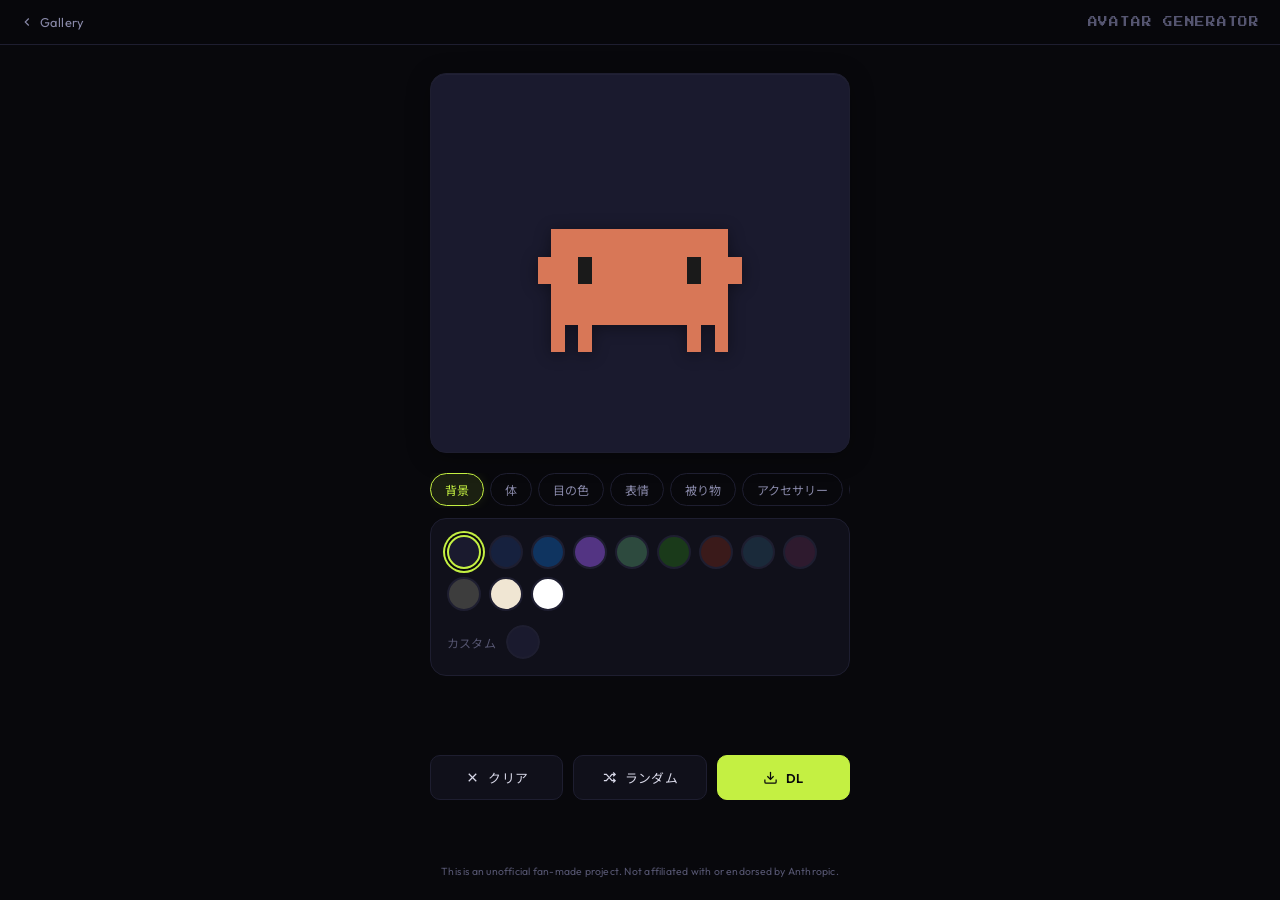
<file: avatar-generator/index.html>
<!DOCTYPE html>
<html lang="ja">
<head>
<meta charset="UTF-8">
<meta name="viewport" content="width=device-width,initial-scale=1,maximum-scale=1,user-scalable=no">
<title>Avatar Generator</title>
<link rel="preconnect" href="https://fonts.googleapis.com">
<link rel="preconnect" href="https://fonts.gstatic.com" crossorigin>
<link href="https://fonts.googleapis.com/css2?family=Outfit:wght@300;400;600&family=Noto+Sans+JP:wght@400;600&family=Press+Start+2P&display=swap" rel="stylesheet">
<link rel="stylesheet" href="./assets/css/avatar.css">
</head>
<body>

<header class="header">
  <a href="../" class="header__back">
    <svg viewBox="0 0 24 24"><path d="M15 18l-6-6 6-6"/></svg>
    Gallery
  </a>
  <span class="header__title">AVATAR GENERATOR</span>
</header>

<main class="main">
  <!-- プレビュー -->
  <div class="preview" id="preview"></div>

  <!-- カスタマイズパネル -->
  <div class="panel">
    <div class="panel__tabs" id="panel-tabs"></div>
    <div class="panel__options" id="panel-options"></div>
  </div>

  <!-- アクションボタン -->
  <div class="actions">
    <button class="btn" id="btn-clear">
      <svg width="15" height="15" viewBox="0 0 24 24" fill="none" stroke="currentColor" stroke-width="2"><path d="M18 6L6 18"/><path d="M6 6l12 12"/></svg>
      クリア
    </button>
    <button class="btn" id="btn-random">
      <svg width="15" height="15" viewBox="0 0 24 24" fill="none" stroke="currentColor" stroke-width="2"><path d="M18 4l3 3-3 3"/><path d="M18 20l3-3-3-3"/><path d="M3 7h4l9 10h5"/><path d="M21 7h-5l-3.5 4"/><path d="M3 17h4l3.5-4"/></svg>
      ランダム
    </button>
    <button class="btn btn--primary" id="btn-download">
      <svg width="15" height="15" viewBox="0 0 24 24" fill="none" stroke="currentColor" stroke-width="2"><path d="M21 15v4a2 2 0 01-2 2H5a2 2 0 01-2-2v-4"/><polyline points="7 10 12 15 17 10"/><line x1="12" y1="15" x2="12" y2="3"/></svg>
      DL
    </button>
  </div>
</main>

<footer class="disclaimer">
  This is an unofficial fan-made project. Not affiliated with or endorsed by Anthropic.
</footer>

<script src="./assets/js/avatar.js"></script>
</body>
</html>
</file>
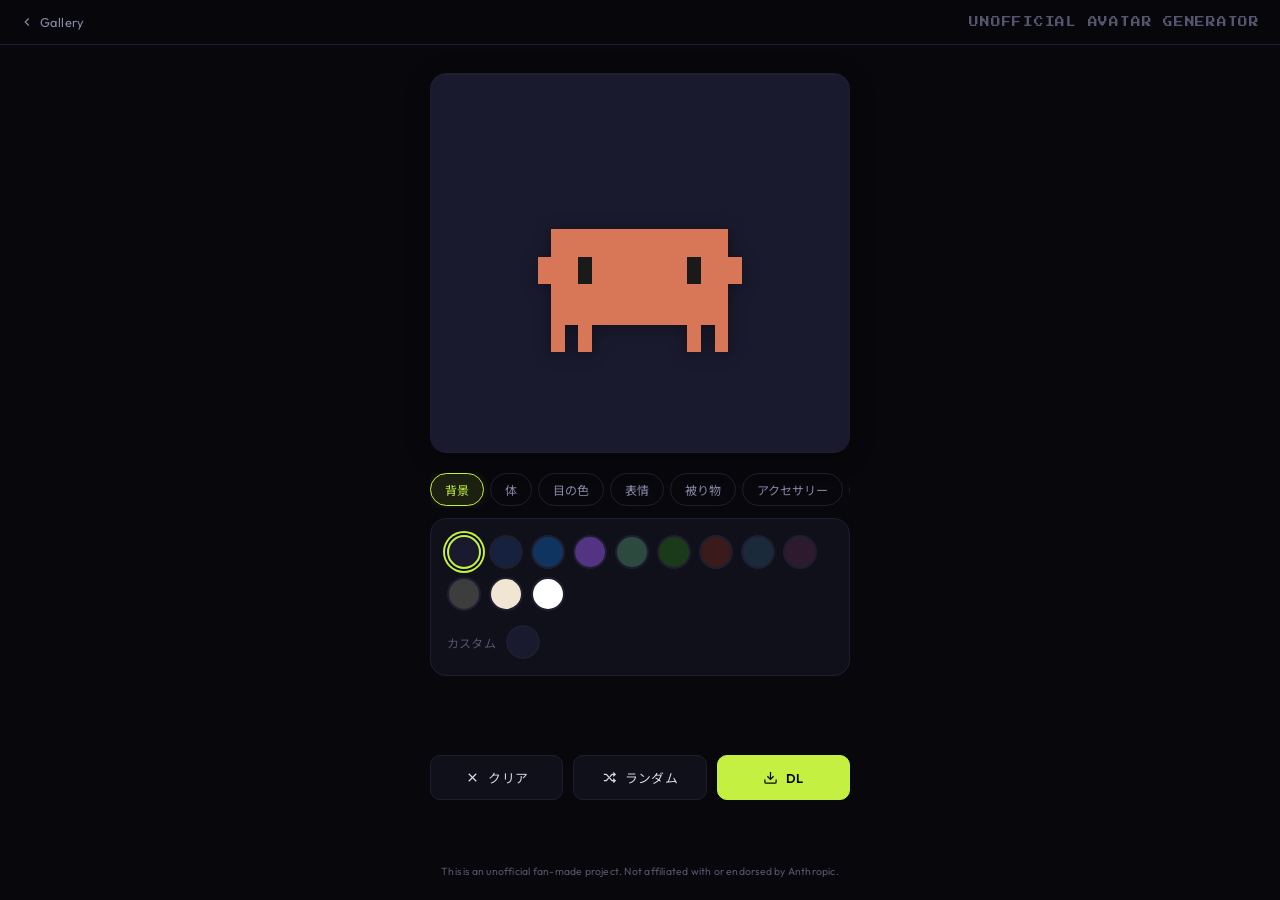
<file: claude-avatar/index.html>
<!DOCTYPE html>
<html lang="ja">
<head>
<meta charset="UTF-8">
<meta name="viewport" content="width=device-width,initial-scale=1,maximum-scale=1,user-scalable=no">
<title>Unofficial Avatar Generator</title>
<link rel="preconnect" href="https://fonts.googleapis.com">
<link rel="preconnect" href="https://fonts.gstatic.com" crossorigin>
<link href="https://fonts.googleapis.com/css2?family=Outfit:wght@300;400;600&family=Noto+Sans+JP:wght@400;600&family=Press+Start+2P&display=swap" rel="stylesheet">
<link rel="stylesheet" href="./assets/css/avatar.css">
</head>
<body>

<header class="header">
  <a href="../" class="header__back">
    <svg viewBox="0 0 24 24"><path d="M15 18l-6-6 6-6"/></svg>
    Gallery
  </a>
  <span class="header__title">UNOFFICIAL AVATAR GENERATOR</span>
</header>

<main class="main">
  <!-- プレビュー -->
  <div class="preview" id="preview"></div>

  <!-- カスタマイズパネル -->
  <div class="panel">
    <div class="panel__tabs" id="panel-tabs"></div>
    <div class="panel__options" id="panel-options"></div>
  </div>

  <!-- アクションボタン -->
  <div class="actions">
    <button class="btn" id="btn-clear">
      <svg width="15" height="15" viewBox="0 0 24 24" fill="none" stroke="currentColor" stroke-width="2"><path d="M18 6L6 18"/><path d="M6 6l12 12"/></svg>
      クリア
    </button>
    <button class="btn" id="btn-random">
      <svg width="15" height="15" viewBox="0 0 24 24" fill="none" stroke="currentColor" stroke-width="2"><path d="M18 4l3 3-3 3"/><path d="M18 20l3-3-3-3"/><path d="M3 7h4l9 10h5"/><path d="M21 7h-5l-3.5 4"/><path d="M3 17h4l3.5-4"/></svg>
      ランダム
    </button>
    <button class="btn btn--primary" id="btn-download">
      <svg width="15" height="15" viewBox="0 0 24 24" fill="none" stroke="currentColor" stroke-width="2"><path d="M21 15v4a2 2 0 01-2 2H5a2 2 0 01-2-2v-4"/><polyline points="7 10 12 15 17 10"/><line x1="12" y1="15" x2="12" y2="3"/></svg>
      DL
    </button>
  </div>
</main>

<footer class="disclaimer">
  This is an unofficial fan-made project. Not affiliated with or endorsed by Anthropic.
</footer>

<script src="./assets/js/avatar.js"></script>
</body>
</html>
</file>
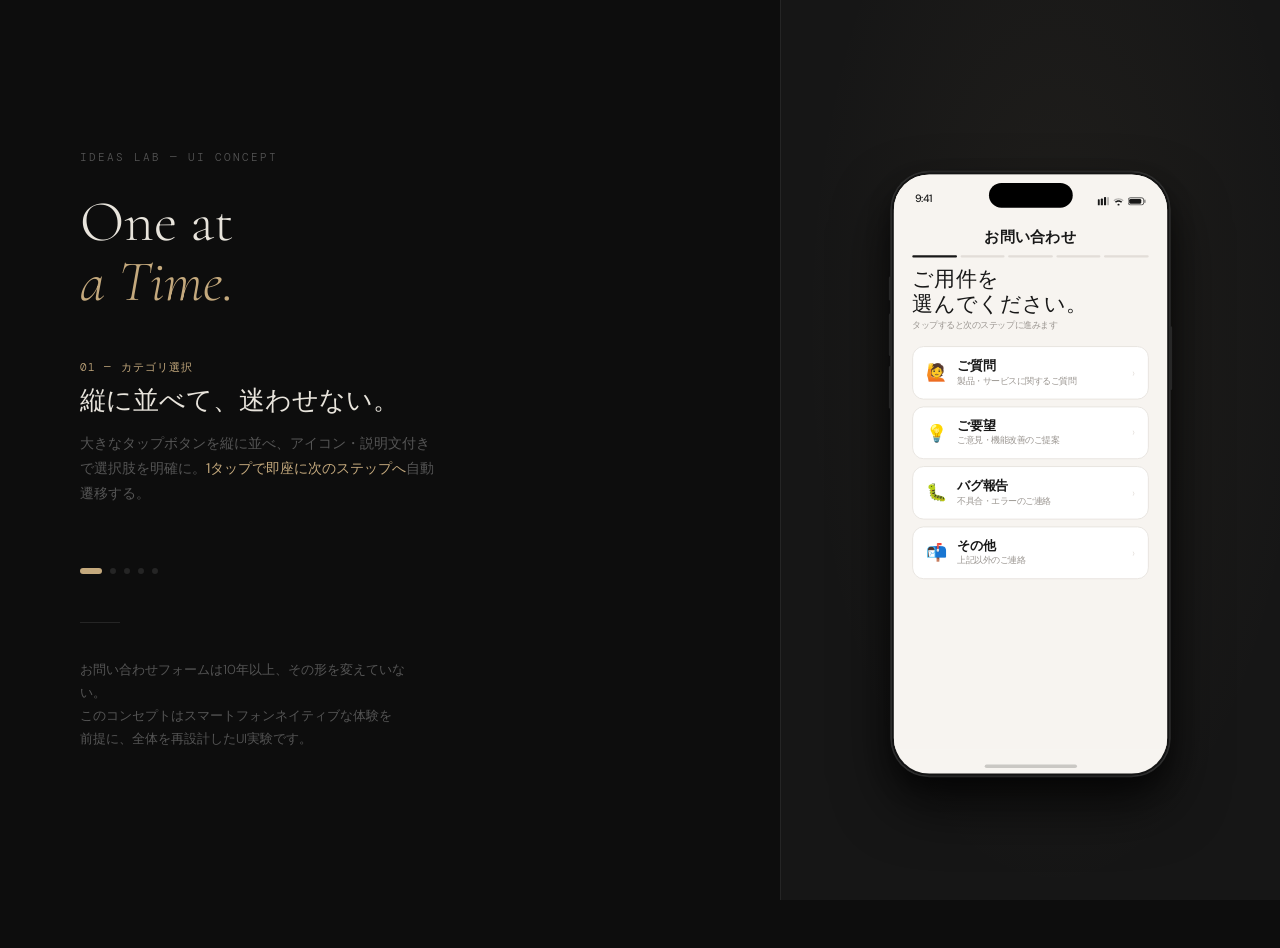
<file: contact-form-concept/index.html>
<!DOCTYPE html>
<html lang="ja">
<head>
<meta charset="UTF-8">
<meta name="viewport" content="width=device-width, initial-scale=1.0">
<title>One at a Time — Contact Form UI Concept</title>
<link rel="preconnect" href="https://fonts.googleapis.com">
<link rel="preconnect" href="https://fonts.gstatic.com" crossorigin>
<link href="https://fonts.googleapis.com/css2?family=Cormorant+Garamond:ital,wght@0,300;0,400;0,600;1,300;1,400&family=DM+Sans:wght@300;400;500&family=DM+Mono:wght@300;400;500&display=swap" rel="stylesheet">
<style>
*, *::before, *::after { box-sizing: border-box; margin: 0; padding: 0; }

:root {
  --bg: #0d0d0d;
  --surface: #161616;
  --border: #252525;
  --text: #e8e4dc;
  --muted: #555;
  --accent: #c4a97d;
  --form-bg: #f7f4f0;
  --form-text: #181818;
  --form-muted: #9a9590;
  --form-border: #e2ddd8;
  --form-chip: #eceae6;
  --phone-frame: #141414;
}

html, body { height: 100%; background: var(--bg); color: var(--text); font-family: 'DM Sans', sans-serif; font-weight: 300; overflow-x: hidden; }

.pc-wrapper { display: grid; grid-template-columns: 1fr 500px; min-height: 100vh; }

/* ── LEFT ── */
.left-panel { padding: 80px 56px 80px 80px; display: flex; flex-direction: column; justify-content: center; position: sticky; top: 0; height: 100vh; overflow: hidden; }
.label { font-family: 'DM Mono', monospace; font-size: 11px; letter-spacing: .18em; color: var(--muted); text-transform: uppercase; margin-bottom: 28px; }
.main-title { font-family: 'Cormorant Garamond', serif; font-size: clamp(48px, 4.5vw, 76px); font-weight: 300; line-height: 1.05; color: var(--text); margin-bottom: 48px; }
.main-title em { font-style: italic; color: var(--accent); }
.step-desc { position: relative; min-height: 160px; }
.step-item { position: absolute; top: 0; left: 0; opacity: 0; transform: translateY(10px); transition: opacity .45s, transform .45s; pointer-events: none; }
.step-item.active { opacity: 1; transform: translateY(0); pointer-events: auto; }
.step-num { font-family: 'DM Mono', monospace; font-size: 11px; color: var(--accent); letter-spacing: .1em; margin-bottom: 10px; }
.step-title { font-family: 'Cormorant Garamond', serif; font-size: 26px; font-weight: 400; color: var(--text); margin-bottom: 14px; line-height: 1.2; }
.step-body { font-size: 14px; line-height: 1.8; color: var(--muted); max-width: 360px; }
.step-body strong { color: var(--accent); font-weight: 400; }
.progress-dots { display: flex; gap: 8px; margin-top: 48px; }
.pdot { width: 6px; height: 6px; border-radius: 50%; background: var(--border); transition: all .4s; }
.pdot.active { background: var(--accent); width: 22px; border-radius: 3px; }
.divider { width: 40px; height: 1px; background: var(--border); margin: 48px 0 36px; }
.footnote { font-size: 13px; color: var(--muted); line-height: 1.75; max-width: 340px; }

/* ── RIGHT ── */
.right-panel { background: var(--surface); border-left: 1px solid var(--border); display: flex; align-items: center; justify-content: center; padding: 48px 36px; min-height: 100vh; position: relative; }
.right-panel::before { content: ''; position: absolute; inset: 0; background: radial-gradient(ellipse at 55% 35%, rgba(196,169,125,.06) 0%, transparent 65%); pointer-events: none; }

/* ── iPHONE ── */
.phone-scale { transform: scale(0.71); transform-origin: center; }
.iphone { width: 393px; height: 852px; background: var(--phone-frame); border-radius: 54px; padding: 4px; position: relative; box-shadow: 0 0 0 1px #2e2e2e, 0 40px 80px rgba(0,0,0,.65), 0 16px 32px rgba(0,0,0,.4), inset 0 0 0 1px #363636; }
.btn-silent, .btn-vol-up, .btn-vol-down, .btn-power { position: absolute; background: #272727; border-radius: 3px; }
.btn-silent { left:-3px; top:148px; width:4px; height:34px; }
.btn-vol-up { left:-3px; top:200px; width:4px; height:60px; }
.btn-vol-down { left:-3px; top:274px; width:4px; height:60px; }
.btn-power { right:-3px; top:218px; width:4px; height:90px; }
.iphone-screen { width: 100%; height: 100%; background: var(--form-bg); border-radius: 50px; overflow: hidden; position: relative; }
.dynamic-island { position: absolute; top: 12px; left: 50%; transform: translateX(-50%); width: 118px; height: 35px; background: #000; border-radius: 20px; z-index: 100; }
.status-bar { position: absolute; top: 0; left: 0; right: 0; height: 54px; display: flex; align-items: flex-end; padding: 0 30px 10px; justify-content: space-between; z-index: 99; background: var(--form-bg); }
.status-time { font-size: 15px; font-weight: 500; color: var(--form-text); letter-spacing: -.02em; }
.status-icons { display: flex; align-items: center; gap: 6px; }
.status-icons svg { fill: var(--form-text); }
.home-bar { position: absolute; bottom: 8px; left: 50%; transform: translateX(-50%); width: 130px; height: 5px; background: rgba(0,0,0,.18); border-radius: 3px; z-index: 100; }

/* ── FORM APP ── */
.form-app { position: absolute; top: 54px; left: 0; right: 0; bottom: 34px; display: flex; flex-direction: column; background: var(--form-bg); overflow: hidden; }
.form-header { padding: 18px 26px 10px; display: flex; align-items: center; justify-content: space-between; flex-shrink: 0; }
.form-header-title { font-family: 'Cormorant Garamond', serif; font-size: 21px; font-weight: 600; color: var(--form-text); }
.back-btn { width: 32px; height: 32px; display: flex; align-items: center; justify-content: center; background: none; border: none; color: var(--form-text); cursor: pointer; opacity: 0; transition: opacity .3s; }
.back-btn.visible { opacity: 1; }
.form-prog { padding: 0 26px 14px; display: flex; gap: 5px; flex-shrink: 0; }
.fp { height: 3px; flex: 1; border-radius: 2px; background: var(--form-border); transition: background .4s; }
.fp.done, .fp.active { background: var(--form-text); }
.steps-wrap { flex: 1; position: relative; overflow: hidden; }
.form-step { position: absolute; inset: 0; padding: 0 26px 16px; display: flex; flex-direction: column; opacity: 0; transform: translateX(32px); transition: opacity .38s, transform .38s; pointer-events: none; overflow-y: auto; scrollbar-width: none; }
.form-step::-webkit-scrollbar { display: none; }
.form-step.active { opacity: 1; transform: translateX(0); pointer-events: auto; }
.form-step.exit { opacity: 0; transform: translateX(-32px); }
.field-label { font-family: 'Cormorant Garamond', serif; font-size: 30px; font-weight: 300; color: var(--form-text); line-height: 1.15; margin-bottom: 5px; }
.field-hint { font-size: 12px; color: var(--form-muted); margin-bottom: 20px; }

/* ── CATEGORY: VERTICAL LIST ── */
.cat-list { display: flex; flex-direction: column; gap: 10px; }

.cat-row {
  display: flex; align-items: center; gap: 14px;
  padding: 16px 18px; border-radius: 16px;
  border: 1.5px solid var(--form-border); background: white;
  cursor: pointer; transition: all .2s ease;
  -webkit-tap-highlight-color: transparent;
  position: relative; overflow: hidden;
}
.cat-row::after {
  content: ''; position: absolute; inset: 0;
  background: var(--form-text); opacity: 0;
  transition: opacity .2s;
}
.cat-row:active::after { opacity: .05; }
.cat-row.selected { border-color: var(--form-text); background: var(--form-text); }
.cat-row.selected .cat-icon, .cat-row.selected .cat-name, .cat-row.selected .cat-sub { color: var(--form-bg) !important; }
.cat-row.selected .cat-arrow { color: var(--form-bg); opacity: .5; }

.cat-icon { font-size: 24px; line-height: 1; flex-shrink: 0; }
.cat-text { flex: 1; }
.cat-name { font-family: 'Cormorant Garamond', serif; font-size: 18px; font-weight: 600; color: var(--form-text); line-height: 1.2; }
.cat-sub { font-size: 12px; color: var(--form-muted); margin-top: 2px; }
.cat-arrow { color: var(--form-border); font-size: 16px; flex-shrink: 0; transition: transform .2s; }
.cat-row:hover .cat-arrow { transform: translateX(3px); }

/* ── TEXT INPUT ── */
.form-input { width: 100%; background: transparent; border: none; border-bottom: 1.5px solid var(--form-border); padding: 10px 0; font-family: 'DM Sans', sans-serif; font-size: 17px; font-weight: 300; color: var(--form-text); outline: none; transition: border-color .3s; }
.form-input:focus { border-color: var(--form-text); }
.form-input::placeholder { color: var(--form-border); }
.next-wrap { margin-top: auto; padding-top: 16px; flex-shrink: 0; }
.btn-next { width: 100%; padding: 15px; background: var(--form-text); color: var(--form-bg); border: none; border-radius: 13px; font-family: 'DM Sans', sans-serif; font-size: 15px; cursor: pointer; transition: all .2s; }
.btn-next:active { transform: scale(.98); background: #333; }

/* ── MESSAGE BUILDER ── */
.msg-builder { display: flex; flex-direction: column; flex: 1; min-height: 0; }

/* Built text area */
.built-text-wrap {
  background: white; border: 1.5px solid var(--form-border); border-radius: 12px;
  padding: 11px 13px; flex-shrink: 0; position: relative; transition: border-color .3s;
  margin-bottom: 10px;
}
.built-text-wrap:focus-within { border-color: var(--form-text); }
.built-segments { display: flex; flex-wrap: wrap; gap: 4px; margin-bottom: 5px; min-height: 2px; }
.seg-tag { display: inline-flex; align-items: center; gap: 3px; background: var(--form-chip); padding: 3px 8px 3px 10px; border-radius: 100px; font-size: 11px; color: var(--form-text); animation: pop-in .18s ease; }
.seg-tag .rm { cursor: pointer; color: var(--form-muted); font-size: 13px; line-height: 1; transition: color .15s; padding: 0 1px; }
.seg-tag .rm:hover { color: var(--form-text); }
@keyframes pop-in { from { transform: scale(.75); opacity: 0; } to { transform: scale(1); opacity: 1; } }
.built-ta { width: 100%; background: transparent; border: none; outline: none; resize: none; font-family: 'DM Sans', sans-serif; font-size: 13px; color: var(--form-text); line-height: 1.65; font-weight: 300; min-height: 38px; }
.built-ta::placeholder { color: var(--form-border); }
.read-time { font-family: 'DM Mono', monospace; font-size: 10px; color: var(--form-muted); text-align: right; display: block; min-height: 13px; margin-top: 2px; letter-spacing: .03em; }

/* Smart suggestions */
.suggest-header {
  display: flex; align-items: center; gap: 6px;
  margin-bottom: 7px; flex-shrink: 0;
}
.suggest-label {
  font-family: 'DM Mono', monospace; font-size: 10px;
  color: var(--form-muted); letter-spacing: .08em; text-transform: uppercase;
}
.suggest-badge {
  font-size: 9px; padding: 2px 7px; background: var(--accent);
  color: white; border-radius: 100px; font-family: 'DM Sans', sans-serif;
  opacity: 0; transform: scale(.8); transition: all .3s;
}
.suggest-badge.visible { opacity: 1; transform: scale(1); }

.suggest-scroll { flex: 1; overflow-y: auto; scrollbar-width: none; min-height: 0; }
.suggest-scroll::-webkit-scrollbar { display: none; }

.suggest-group { margin-bottom: 12px; }
.suggest-group-label { font-size: 10px; color: var(--form-muted); letter-spacing: .06em; text-transform: uppercase; font-family: 'DM Mono', monospace; margin-bottom: 6px; padding-left: 2px; }

.suggest-chips { display: flex; flex-direction: column; gap: 6px; }

.schip {
  width: 100%; text-align: left; padding: 10px 13px; border-radius: 10px;
  border: 1.5px solid var(--form-border); background: white;
  font-family: 'DM Sans', sans-serif; font-size: 13px; color: var(--form-text);
  cursor: pointer; transition: all .16s; line-height: 1.4; position: relative;
  -webkit-tap-highlight-color: transparent;
}
.schip::before {
  content: ''; position: absolute; left: 0; top: 0; bottom: 0;
  width: 3px; background: var(--accent); border-radius: 10px 0 0 10px;
  opacity: 0; transition: opacity .2s;
}
.schip.smart::before { opacity: 1; }
.schip:active { background: var(--form-text); color: var(--form-bg); border-color: var(--form-text); transform: scale(.98); }
.schip.used { background: var(--form-chip); border-color: var(--form-chip); color: var(--form-muted); }
.schip:active::before { opacity: 0; }
.schip .csub { display: block; font-size: 10px; color: var(--form-muted); margin-top: 2px; }
.schip:active .csub, .schip.used .csub { opacity: .6; }

/* Animated chip refresh */
@keyframes chip-refresh {
  from { opacity: 0; transform: translateY(6px); }
  to { opacity: 1; transform: translateY(0); }
}
.schip.refreshed { animation: chip-refresh .25s ease both; }

/* ── CONFIRM ── */
.confirm-card { background: white; border: 1.5px solid var(--form-border); border-radius: 14px; padding: 14px; margin-bottom: 14px; }
.c-row { padding: 8px 0; border-bottom: 1px solid var(--form-border); }
.c-row:last-child { border-bottom: none; }
.c-key { font-size: 10px; color: var(--form-muted); letter-spacing: .06em; text-transform: uppercase; font-family: 'DM Mono', monospace; margin-bottom: 3px; }
.c-val { font-size: 13px; color: var(--form-text); line-height: 1.5; word-break: break-all; }

/* ── SEND ── */
.send-wrap { border-radius: 13px; overflow: hidden; }
.btn-send { width: 100%; padding: 15px; background: var(--form-text); color: var(--form-bg); border: none; border-radius: 13px; font-family: 'DM Sans', sans-serif; font-size: 15px; cursor: pointer; position: relative; overflow: hidden; user-select: none; -webkit-tap-highlight-color: transparent; }
.send-prog { position: absolute; left: 0; top: 0; bottom: 0; width: 0; background: rgba(255,255,255,.14); pointer-events: none; }
.send-lbl { position: relative; z-index: 1; }
.send-hint { text-align: center; font-size: 11px; color: var(--form-muted); margin-top: 8px; }

/* ── SUCCESS ── */
.success-screen { position: absolute; inset: 0; background: var(--form-bg); display: flex; flex-direction: column; align-items: center; justify-content: center; padding: 40px 28px; opacity: 0; pointer-events: none; transition: opacity .5s; z-index: 20; }
.success-screen.visible { opacity: 1; pointer-events: auto; }
.envelope { font-size: 52px; margin-bottom: 24px; display: block; }
.envelope.fly { animation: flyup 1.1s cubic-bezier(.25,.46,.45,.94) forwards; }
@keyframes flyup { 0% { transform: translateY(0) scale(1) rotate(0deg); opacity: 1; } 60% { transform: translateY(-70px) scale(1.15) rotate(-6deg); opacity: 1; } 100% { transform: translateY(-180px) scale(.6) rotate(8deg); opacity: 0; } }
.success-title { font-family: 'Cormorant Garamond', serif; font-size: 34px; font-weight: 300; color: var(--form-text); text-align: center; margin-bottom: 10px; }
.success-sub { font-size: 13px; color: var(--form-muted); text-align: center; line-height: 1.7; max-width: 220px; }
.undo-bar { position: absolute; bottom: 48px; left: 22px; right: 22px; background: var(--form-text); color: var(--form-bg); padding: 12px 18px; border-radius: 12px; display: flex; align-items: center; justify-content: space-between; font-size: 12px; opacity: 0; transform: translateY(16px); transition: all .4s; }
.undo-bar.visible { opacity: 1; transform: translateY(0); }
.undo-btn { color: var(--accent); cursor: pointer; font-weight: 500; background: none; border: none; font-family: 'DM Sans', sans-serif; font-size: 12px; }

/* ── MOBILE ── */
@media (max-width: 768px) {
  .pc-wrapper { grid-template-columns: 1fr; }
  .left-panel { display: none; }
  .right-panel { border-left: none; padding: 0; background: var(--form-bg); min-height: 100dvh; align-items: stretch; }
  .right-panel::before { display: none; }
  .phone-scale { transform: none; width: 100%; height: 100dvh; }
  .iphone { width: 100%; height: 100%; border-radius: 0; padding: 0; background: none; box-shadow: none; }
  .btn-silent,.btn-vol-up,.btn-vol-down,.btn-power,.dynamic-island,.status-bar,.home-bar { display: none; }
  .iphone-screen { border-radius: 0; }
  .form-app { top: 0; bottom: 0; }
}

@keyframes fade-up { from { opacity: 0; transform: translateY(14px); } to { opacity: 1; transform: translateY(0); } }
.left-panel > * { animation: fade-up .7s ease both; }
.left-panel > *:nth-child(1) { animation-delay: .1s; }
.left-panel > *:nth-child(2) { animation-delay: .2s; }
.left-panel > *:nth-child(3) { animation-delay: .3s; }
.left-panel > *:nth-child(4) { animation-delay: .45s; }
.left-panel > *:nth-child(5) { animation-delay: .55s; }
.left-panel > *:nth-child(6) { animation-delay: .65s; }
</style>
</head>
<body>
<div class="pc-wrapper">

  <!-- ═══ LEFT ═══ -->
  <div class="left-panel">
    <div class="label">Ideas Lab — UI Concept</div>
    <h1 class="main-title">One at<br><em>a Time.</em></h1>
    <div class="step-desc">
      <div class="step-item active" data-step="0">
        <div class="step-num">01 — カテゴリ選択</div>
        <h2 class="step-title">縦に並べて、迷わせない。</h2>
        <p class="step-body">大きなタップボタンを縦に並べ、アイコン・説明文付きで選択肢を明確に。<strong>1タップで即座に次のステップへ</strong>自動遷移する。</p>
      </div>
      <div class="step-item" data-step="1">
        <div class="step-num">02 — 氏名入力</div>
        <h2 class="step-title">一度に、ひとつだけ。</h2>
        <p class="step-body"><strong>1フィールド = 1画面</strong>の設計。入力に集中でき、何を聞かれているかが常に明確になる。</p>
      </div>
      <div class="step-item" data-step="2">
        <div class="step-num">03 — メールアドレス</div>
        <h2 class="step-title">迷わせない。</h2>
        <p class="step-body">現在のステップだけが全面に表示され、<strong>認知負荷をゼロに近づける</strong>。進捗バーで残量が常にわかる。</p>
      </div>
      <div class="step-item" data-step="3">
        <div class="step-num">04 — スマート提案</div>
        <h2 class="step-title">入力を読んで、<br>提案が変わる。</h2>
        <p class="step-body">フリーテキストの内容をリアルタイムで解析し、<strong>文脈に合ったフレーズを優先表示</strong>。「エラー」と書けばバグ報告向けの表現が、「提案」と書けば要望向けの締めが浮上する。</p>
      </div>
      <div class="step-item" data-step="4">
        <div class="step-num">05 — 送信確認</div>
        <h2 class="step-title">誤送信を、防ぐ。</h2>
        <p class="step-body">送信は<strong>1.5秒の長押し</strong>でトリガー。送信後5秒間は取り消しが可能。</p>
      </div>
    </div>
    <div class="progress-dots">
      <div class="pdot active"></div><div class="pdot"></div>
      <div class="pdot"></div><div class="pdot"></div><div class="pdot"></div>
    </div>
    <div class="divider"></div>
    <p class="footnote">お問い合わせフォームは10年以上、その形を変えていない。<br>このコンセプトはスマートフォンネイティブな体験を<br>前提に、全体を再設計したUI実験です。</p>
  </div>

  <!-- ═══ RIGHT ═══ -->
  <div class="right-panel">
    <div class="phone-scale">
      <div class="iphone">
        <div class="btn-silent"></div><div class="btn-vol-up"></div>
        <div class="btn-vol-down"></div><div class="btn-power"></div>
        <div class="iphone-screen">
          <div class="dynamic-island"></div>
          <div class="status-bar">
            <span class="status-time">9:41</span>
            <div class="status-icons">
              <svg width="16" height="12" viewBox="0 0 16 12"><rect x="0" y="3" width="3" height="9" rx="1"/><rect x="4.5" y="2" width="3" height="10" rx="1"/><rect x="9" y="0" width="3" height="12" rx="1"/><rect x="13.5" y="0" width="2.5" height="12" rx="1" opacity=".3"/></svg>
              <svg width="15" height="11" viewBox="0 0 15 11"><path d="M7.5 2.5C9.8 2.5 11.9 3.4 13.4 4.9L14.8 3.5C12.9 1.7 10.3.5 7.5.5 4.7.5 2.1 1.7.2 3.5L1.6 4.9C3.1 3.4 5.2 2.5 7.5 2.5Z" opacity=".3"/><path d="M7.5 5.5C8.9 5.5 10.2 6.1 11.1 7L12.5 5.6C11.2 4.3 9.4 3.5 7.5 3.5 5.6 3.5 3.8 4.3 2.5 5.6L3.9 7C4.8 6.1 6.1 5.5 7.5 5.5Z"/><circle cx="7.5" cy="10" r="1.5"/></svg>
              <svg width="25" height="12" viewBox="0 0 25 12"><rect x="0" y="1" width="22" height="10" rx="3" stroke="#181818" stroke-width="1" fill="none"/><rect x="22.5" y="3.5" width="2.5" height="5" rx="1.5" fill="#181818" opacity=".4"/><rect x="1.5" y="2.5" width="17" height="7" rx="2" fill="#181818"/></svg>
            </div>
          </div>

          <div class="form-app">
            <div class="form-header">
              <button class="back-btn" id="backBtn">
                <svg width="9" height="16" viewBox="0 0 9 16" fill="none"><path d="M8 1L1 8L8 15" stroke="currentColor" stroke-width="1.5" stroke-linecap="round"/></svg>
              </button>
              <span class="form-header-title">お問い合わせ</span>
              <div style="width:32px"></div>
            </div>
            <div class="form-prog">
              <div class="fp active" id="fp0"></div><div class="fp" id="fp1"></div>
              <div class="fp" id="fp2"></div><div class="fp" id="fp3"></div><div class="fp" id="fp4"></div>
            </div>

            <div class="steps-wrap">

              <!-- STEP 0: CATEGORY -->
              <div class="form-step active" id="step0">
                <p class="field-label">ご用件を<br>選んでください。</p>
                <p class="field-hint">タップすると次のステップに進みます</p>
                <div class="cat-list">
                  <div class="cat-row" onclick="selectCat(this,'ご質問')">
                    <span class="cat-icon">🙋</span>
                    <div class="cat-text"><div class="cat-name">ご質問</div><div class="cat-sub">製品・サービスに関するご質問</div></div>
                    <span class="cat-arrow">›</span>
                  </div>
                  <div class="cat-row" onclick="selectCat(this,'ご要望')">
                    <span class="cat-icon">💡</span>
                    <div class="cat-text"><div class="cat-name">ご要望</div><div class="cat-sub">ご意見・機能改善のご提案</div></div>
                    <span class="cat-arrow">›</span>
                  </div>
                  <div class="cat-row" onclick="selectCat(this,'バグ報告')">
                    <span class="cat-icon">🐛</span>
                    <div class="cat-text"><div class="cat-name">バグ報告</div><div class="cat-sub">不具合・エラーのご連絡</div></div>
                    <span class="cat-arrow">›</span>
                  </div>
                  <div class="cat-row" onclick="selectCat(this,'その他')">
                    <span class="cat-icon">📬</span>
                    <div class="cat-text"><div class="cat-name">その他</div><div class="cat-sub">上記以外のご連絡</div></div>
                    <span class="cat-arrow">›</span>
                  </div>
                </div>
              </div>

              <!-- STEP 1: NAME -->
              <div class="form-step" id="step1">
                <p class="field-label">お名前を<br>教えてください。</p>
                <p class="field-hint">姓名の順でご入力ください</p>
                <input type="text" class="form-input" id="inputName" placeholder="山田 太郎" autocomplete="name">
                <div class="next-wrap"><button class="btn-next" onclick="goNext(1)">次へ</button></div>
              </div>

              <!-- STEP 2: EMAIL -->
              <div class="form-step" id="step2">
                <p class="field-label">メールアドレス<br>は何ですか？</p>
                <p class="field-hint">返信先として使用します</p>
                <input type="email" class="form-input" id="inputEmail" placeholder="your@email.com" autocomplete="email" inputmode="email">
                <div class="next-wrap"><button class="btn-next" onclick="goNext(2)">次へ</button></div>
              </div>

              <!-- STEP 3: MESSAGE BUILDER -->
              <div class="form-step" id="step3">
                <p class="field-label" style="font-size:25px;margin-bottom:4px;">内容を<br>組み立てましょう。</p>
                <p class="field-hint" style="margin-bottom:10px;">入力内容に合わせてフレーズが変化します</p>

                <div class="msg-builder">
                  <!-- Built area -->
                  <div class="built-text-wrap">
                    <div class="built-segments" id="builtSegs"></div>
                    <textarea class="built-ta" id="freeText" placeholder="ここに内容を入力すると、下のフレーズ候補が変化します…" rows="3" oninput="onInput()"></textarea>
                    <span class="read-time" id="readTime"></span>
                  </div>

                  <!-- Smart suggest header -->
                  <div class="suggest-header">
                    <span class="suggest-label">フレーズ候補</span>
                    <span class="suggest-badge" id="smartBadge">✦ スマート提案中</span>
                  </div>

                  <!-- Suggestions -->
                  <div class="suggest-scroll" id="suggestScroll">
                    <!-- populated by JS -->
                  </div>
                </div>

                <div class="next-wrap"><button class="btn-next" onclick="goNext(3)">内容を確認する</button></div>
              </div>

              <!-- STEP 4: CONFIRM -->
              <div class="form-step" id="step4">
                <p class="field-label" style="font-size:24px;margin-bottom:16px;">送信前に<br>ご確認ください。</p>
                <div class="confirm-card">
                  <div class="c-row"><div class="c-key">種別</div><div class="c-val" id="cCat">—</div></div>
                  <div class="c-row"><div class="c-key">氏名</div><div class="c-val" id="cName">—</div></div>
                  <div class="c-row"><div class="c-key">メール</div><div class="c-val" id="cEmail">—</div></div>
                  <div class="c-row" style="border-bottom:none"><div class="c-key">内容</div><div class="c-val" id="cMsg" style="white-space:pre-wrap;font-size:12px">—</div></div>
                </div>
                <div class="send-wrap">
                  <button class="btn-send" id="sendBtn">
                    <div class="send-prog" id="sendProg"></div>
                    <div class="send-lbl" id="sendLbl">長押しで送信</div>
                  </button>
                </div>
                <p class="send-hint">1.5秒押し続けると送信されます</p>
              </div>

            </div><!-- steps-wrap -->

            <!-- SUCCESS -->
            <div class="success-screen" id="successScreen">
              <span class="envelope" id="envelope">✉️</span>
              <h2 class="success-title">送信しました。</h2>
              <p class="success-sub">お問い合わせを受け付けました。<br>2〜3営業日以内にご返信いたします。</p>
              <div class="undo-bar" id="undoBar">
                <span id="undoCnt">5秒以内なら取り消せます</span>
                <button class="undo-btn" onclick="undoSend()">取り消す</button>
              </div>
            </div>
          </div><!-- form-app -->
          <div class="home-bar"></div>
        </div>
      </div>
    </div>
  </div>

</div>

<script>
// ══════════════════════════════
// STATE
// ══════════════════════════════
let currentStep = 0;
let selCat = '';
const segs = [];
let sidCnt = 0;
let suggestDebounce = null;

// ══════════════════════════════
// ALL PHRASES with keyword triggers
// ══════════════════════════════
const ALL_PHRASES = [
  // ─ 挨拶 ─
  { text: 'お世話になっております。', group: '挨拶', keywords: [], always: true },
  { text: '初めてご連絡いたします。', group: '挨拶', keywords: ['初めて', 'はじめ', '初'], always: false },
  { text: 'いつもお世話になっております。', group: '挨拶', keywords: ['いつも'], always: false },
  { text: '突然のご連絡、失礼いたします。', group: '挨拶', keywords: ['突然', '失礼'], always: false },
  { text: '平素より大変お世話になっております。', group: '挨拶', keywords: ['平素', '大変'], always: false },

  // ─ 状況説明 ─
  { text: '先日ご購入した商品について、', group: '状況説明', keywords: ['購入', '買', '商品', '注文', 'ご購入'] },
  { text: 'ご利用の際にエラーが発生しました。', group: '状況説明', keywords: ['エラー', 'error', '不具合', 'バグ', 'bug', '動かない', '壊れ'] },
  { text: '以下の手順で操作した際に問題が起きました：', group: '状況説明', keywords: ['手順', '操作', 'ステップ', '問題', 'エラー', 'バグ'] },
  { text: '改善のご提案があり、ご連絡いたしました。', group: '状況説明', keywords: ['提案', '改善', '要望', 'ご提案', 'ご要望', '機能'] },
  { text: '現在のご利用環境：', group: '状況説明', keywords: ['環境', 'OS', 'ブラウザ', 'Safari', 'Chrome', 'iPhone', 'Android', 'Mac', 'Windows'] },
  { text: '添付のスクリーンショットをご参照ください。', group: '状況説明', keywords: ['画像', 'スクショ', 'スクリーンショット', '写真', '添付'] },
  { text: '○月○日より事象が発生しております。', group: '状況説明', keywords: ['日', '月', '先日', '昨日', '最近', '最初', 'から'] },
  { text: '再現率は100%で、毎回発生します。', group: '状況説明', keywords: ['毎回', '必ず', '常に', '再現', '100%'] },
  { text: '課金・請求に関するお問い合わせです。', group: '状況説明', keywords: ['課金', '請求', '支払', '料金', '金額', '請求書', 'クレジット'] },
  { text: 'アカウントにログインできない状況です。', group: '状況説明', keywords: ['ログイン', 'パスワード', 'アカウント', '認証', 'サインイン'] },

  // ─ 依頼 ─
  { text: 'ご確認いただけますでしょうか。', group: '依頼', keywords: [], always: true },
  { text: 'お手数をおかけしますが、ご対応をお願いいたします。', group: '依頼', keywords: ['対応', 'お願い'] },
  { text: '至急ご対応いただけますと幸いです。', group: '依頼', keywords: ['急', '至急', '緊急', '早急', 'すぐ', 'できるだけ早く'] },
  { text: 'ご回答をお待ちしております。', group: '依頼', keywords: ['回答', '返信', 'お返事', '返答'] },
  { text: 'ご検討のほどよろしくお願いいたします。', group: '依頼', keywords: ['検討', '提案', '改善', '要望'] },
  { text: '返金・キャンセルをご対応いただけますか。', group: '依頼', keywords: ['返金', 'キャンセル', '取消', '取り消し', '払い戻し'] },

  // ─ 締め ─
  { text: 'よろしくお願いいたします。', group: '締め', keywords: [], always: true },
  { text: '何卒よろしくお願い申し上げます。', group: '締め', keywords: [] },
  { text: '引き続きどうぞよろしくお願いいたします。', group: '締め', keywords: [] },
  { text: 'ご多忙のところ恐れ入りますが、よろしくお願いいたします。', group: '締め', keywords: ['お忙し', '多忙', 'ご多忙'] },
  { text: 'ご返信不要です。', group: '締め', keywords: ['返信不要', 'ご報告', '報告', 'お知らせ'] },
];

// ══════════════════════════════
// SMART SUGGEST ENGINE
// ══════════════════════════════
function getSmartSuggestions(inputText) {
  const text = inputText.toLowerCase();
  const usedTexts = new Set(segs.map(s => s.text));

  // Score each phrase
  const scored = ALL_PHRASES.map(p => {
    let score = 0;
    let isSmart = false;
    if (p.always) score += 1;

    p.keywords.forEach(kw => {
      if (text.includes(kw.toLowerCase())) {
        score += 10;
        isSmart = true;
      }
    });

    return { ...p, score, isSmart, used: usedTexts.has(p.text) };
  });

  // Group by category, sort smart ones first
  const groups = {};
  scored.forEach(p => {
    if (p.score > 0 || p.always) {
      if (!groups[p.group]) groups[p.group] = [];
      groups[p.group].push(p);
    }
  });

  // Within each group, sort by score desc
  Object.keys(groups).forEach(g => {
    groups[g].sort((a, b) => b.score - a.score);
    groups[g] = groups[g].slice(0, 4); // max 4 per group
  });

  return groups;
}

function getDefaultSuggestions() {
  const usedTexts = new Set(segs.map(s => s.text));
  const defaults = {
    '挨拶': ALL_PHRASES.filter(p => p.group === '挨拶').slice(0, 3),
    '依頼': ALL_PHRASES.filter(p => p.group === '依頼').slice(0, 3),
    '締め': ALL_PHRASES.filter(p => p.group === '締め').slice(0, 3),
  };
  Object.keys(defaults).forEach(g => {
    defaults[g] = defaults[g].map(p => ({ ...p, score: 1, isSmart: false, used: usedTexts.has(p.text) }));
  });
  return defaults;
}

function renderSuggestions(groups, isSmart) {
  const scroll = document.getElementById('suggestScroll');
  const badge = document.getElementById('smartBadge');
  badge.classList.toggle('visible', isSmart);

  const order = ['挨拶', '状況説明', '依頼', '締め'];
  const html = order
    .filter(g => groups[g] && groups[g].length > 0)
    .map(g => {
      const chips = groups[g].map((p, i) => {
        const usedCls = p.used ? ' used' : '';
        const smartCls = (isSmart && p.isSmart) ? ' smart' : '';
        const delay = i * 0.04;
        return `<button class="schip${usedCls}${smartCls} refreshed" style="animation-delay:${delay}s"
          onclick="addChip(this,'${esc(p.text)}')">${esc(p.text)}</button>`;
      }).join('');
      return `<div class="suggest-group">
        <div class="suggest-group-label">${g}</div>
        <div class="suggest-chips">${chips}</div>
      </div>`;
    }).join('');

  scroll.innerHTML = html;
}

// Input handler with debounce
function onInput() {
  updateRT();
  clearTimeout(suggestDebounce);
  suggestDebounce = setTimeout(() => {
    const text = document.getElementById('freeText').value.trim();
    if (text.length < 4) {
      renderSuggestions(getDefaultSuggestions(), false);
    } else {
      const groups = getSmartSuggestions(text);
      const hasSmart = Object.values(groups).some(arr => arr.some(p => p.isSmart));
      // Merge with defaults for empty groups
      const defaults = getDefaultSuggestions();
      const merged = { ...defaults, ...groups };
      renderSuggestions(merged, hasSmart);
    }
  }, 280);
}

// ══════════════════════════════
// SEGMENT / CHIP
// ══════════════════════════════
function addChip(btn, text) {
  if (btn.classList.contains('used')) {
    const idx = segs.findIndex(s => s.text === text);
    if (idx !== -1) {
      segs[idx].el.style.cssText = 'opacity:0;transform:scale(.75);transition:opacity .18s,transform .18s;';
      const el = segs[idx].el;
      setTimeout(() => el.remove(), 180);
      segs.splice(idx, 1);
      // un-mark all matching buttons
      document.querySelectorAll('.schip').forEach(b => {
        if (b.onclick && b.onclick.toString().includes(esc(text).replace(/'/g,"\\'"))) {
          // simpler: just re-render
        }
      });
      btn.classList.remove('used');
      onInput();
    }
    return;
  }
  const id = ++sidCnt;
  const tag = document.createElement('span');
  tag.className = 'seg-tag';
  tag.dataset.id = id;
  const label = text.length > 16 ? text.slice(0, 15) + '…' : text;
  tag.innerHTML = `<span>${esc(label)}</span><span class="rm" onclick="rmSeg(${id})">×</span>`;
  document.getElementById('builtSegs').appendChild(tag);
  segs.push({ id, text, el: tag });
  btn.classList.add('used');
  updateRT();
}

function rmSeg(id) {
  const idx = segs.findIndex(s => s.id === id);
  if (idx === -1) return;
  const s = segs[idx];
  s.el.style.cssText = 'opacity:0;transform:scale(.75);transition:opacity .18s,transform .18s;';
  setTimeout(() => s.el.remove(), 180);
  segs.splice(idx, 1);
  onInput(); // re-render to un-mark used buttons
}

function getFullText() {
  const parts = segs.map(s => s.text);
  const free = document.getElementById('freeText').value.trim();
  if (free) parts.push(free);
  return parts.join('\n');
}

function esc(t) { return t.replace(/&/g,'&amp;').replace(/</g,'&lt;').replace(/>/g,'&gt;').replace(/'/g,'&#39;'); }

function updateRT() {
  const t = getFullText(), el = document.getElementById('readTime');
  if (!t.length) { el.textContent = ''; return; }
  const s = Math.ceil(t.length / 400 * 60);
  el.textContent = s < 60 ? `📖 約${s}秒` : `📖 約${Math.ceil(s/60)}分`;
}

// ══════════════════════════════
// NAVIGATION
// ══════════════════════════════
function selectCat(tile, name) {
  document.querySelectorAll('.cat-row').forEach(r => r.classList.remove('selected'));
  tile.classList.add('selected');
  selCat = name;
  setTimeout(() => goNext(0), 240);
}

function goNext(from) {
  const to = from + 1;
  if (to >= 5) return;
  const cur = document.getElementById('step' + from);
  cur.classList.add('exit');
  setTimeout(() => cur.classList.remove('active', 'exit'), 380);
  setTimeout(() => {
    document.getElementById('step' + to).classList.add('active');
    currentStep = to;
    syncUI();
    if (to === 3) renderSuggestions(getDefaultSuggestions(), false);
    if (to === 4) fillConfirm();
  }, 190);
}

function goBack() {
  if (currentStep === 0) return;
  const from = currentStep, to = currentStep - 1;
  const cur = document.getElementById('step' + from);
  cur.style.cssText = 'opacity:0;transform:translateX(32px);transition:opacity .3s,transform .3s;pointer-events:none;';
  setTimeout(() => { cur.classList.remove('active'); cur.style.cssText = ''; }, 300);
  const prev = document.getElementById('step' + to);
  prev.style.cssText = 'transform:translateX(-32px);opacity:0;transition:none;';
  setTimeout(() => {
    prev.classList.add('active');
    prev.style.cssText = 'transition:opacity .3s,transform .3s;';
    setTimeout(() => prev.style.cssText = '', 320);
  }, 30);
  currentStep = to;
  syncUI();
}

function syncUI() {
  for (let i = 0; i < 5; i++) {
    const d = document.getElementById('fp' + i);
    d.className = 'fp';
    if (i < currentStep) d.classList.add('done');
    else if (i === currentStep) d.classList.add('active');
  }
  document.getElementById('backBtn').classList.toggle('visible', currentStep > 0);
  document.querySelectorAll('.step-item').forEach(el => el.classList.remove('active'));
  const si = document.querySelector(`.step-item[data-step="${currentStep}"]`);
  if (si) si.classList.add('active');
  document.querySelectorAll('.pdot').forEach((d, i) => {
    d.className = 'pdot'; if (i === currentStep) d.classList.add('active');
  });
}

// ══════════════════════════════
// CONFIRM + SEND
// ══════════════════════════════
function fillConfirm() {
  document.getElementById('cCat').textContent = selCat || '—';
  document.getElementById('cName').textContent = document.getElementById('inputName').value || '—';
  document.getElementById('cEmail').textContent = document.getElementById('inputEmail').value || '—';
  document.getElementById('cMsg').textContent = getFullText() || '—';
}

let pressT = null;
const HOLD = 1500;
function startPress() {
  const p = document.getElementById('sendProg'), l = document.getElementById('sendLbl');
  p.style.transition = `width ${HOLD}ms linear`; p.style.width = '100%';
  l.textContent = '送信中…';
  pressT = setTimeout(doSend, HOLD);
}
function cancelPress() {
  clearTimeout(pressT);
  const p = document.getElementById('sendProg'), l = document.getElementById('sendLbl');
  p.style.transition = 'width .3s ease'; p.style.width = '0%';
  l.textContent = '長押しで送信';
}
function doSend() {
  document.getElementById('successScreen').classList.add('visible');
  setTimeout(() => document.getElementById('envelope').classList.add('fly'), 250);
  setTimeout(() => { document.getElementById('undoBar').classList.add('visible'); startUndo(); }, 500);
}
let undoT, undoN;
function startUndo() {
  undoN = 5; clearInterval(undoT);
  undoT = setInterval(() => {
    undoN--;
    document.getElementById('undoCnt').textContent = `${undoN}秒以内なら取り消せます`;
    if (undoN <= 0) { clearInterval(undoT); document.getElementById('undoBar').classList.remove('visible'); }
  }, 1000);
}
function undoSend() {
  clearInterval(undoT);
  document.getElementById('successScreen').classList.remove('visible');
  document.getElementById('undoBar').classList.remove('visible');
  document.getElementById('envelope').classList.remove('fly');
  cancelPress();
}

const sb = document.getElementById('sendBtn');
sb.addEventListener('mousedown', startPress);
sb.addEventListener('touchstart', startPress, { passive: true });
['mouseup','mouseleave','touchend','touchcancel'].forEach(e => sb.addEventListener(e, cancelPress));
document.getElementById('backBtn').addEventListener('click', goBack);

syncUI();
</script>
</body>
</html>
</file>
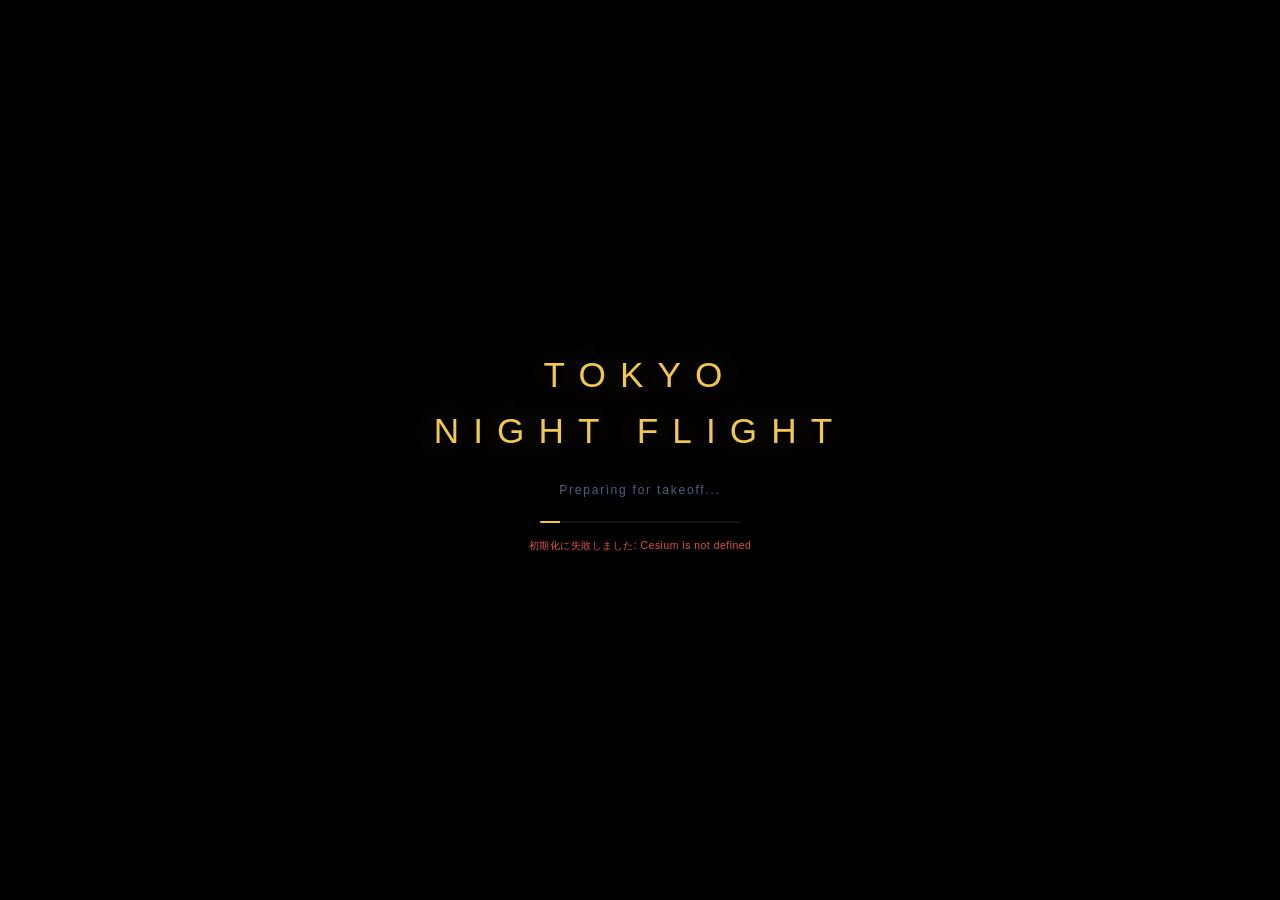
<file: night-flight/index.html>
<!DOCTYPE html>
<html lang="ja">
<head>
<meta charset="UTF-8">
<meta name="viewport" content="width=device-width,initial-scale=1,maximum-scale=1,user-scalable=no">
<meta name="apple-mobile-web-app-capable" content="yes">
<meta name="mobile-web-app-capable" content="yes">
<title>Tokyo Night Flight</title>
<script src="https://cesium.com/downloads/cesiumjs/releases/1.137/Build/Cesium/Cesium.js"></script>
<link href="https://cesium.com/downloads/cesiumjs/releases/1.137/Build/Cesium/Widgets/widgets.css" rel="stylesheet">
<link rel="stylesheet" href="./assets/css/night-flight.css">
</head>
<body>
<div id="loading">
  <div class="loading-content">
    <h1>TOKYO<br>NIGHT FLIGHT</h1>
    <div class="loading-sub">Preparing for takeoff...</div>
    <div class="loading-bar"><div class="loading-fill" id="load-progress"></div></div>
    <div class="loading-message" id="load-message">Initializing...</div>
  </div>
</div>
<div id="cesiumContainer"></div>
<div id="flight-ui">
  <div class="top-bar">
    <a href="../" class="back-link"><svg viewBox="0 0 24 24"><path d="M15 18l-6-6 6-6"/></svg>Gallery</a>
    <div id="location-label"></div>
  </div>
  <div class="bottom-controls">
    <button id="mode-toggle" class="control-btn">AUTO</button>
    <div class="speed-control">
      <button id="speed-down" class="control-btn small">&minus;</button>
      <span id="speed-label" class="speed-label">1.0x</span>
      <button id="speed-up" class="control-btn small">+</button>
    </div>
    <button id="mute-toggle" class="control-btn">BGM</button>
  </div>
</div>
<script src="./assets/js/night-flight.js"></script>
</body>
</html>
</file>
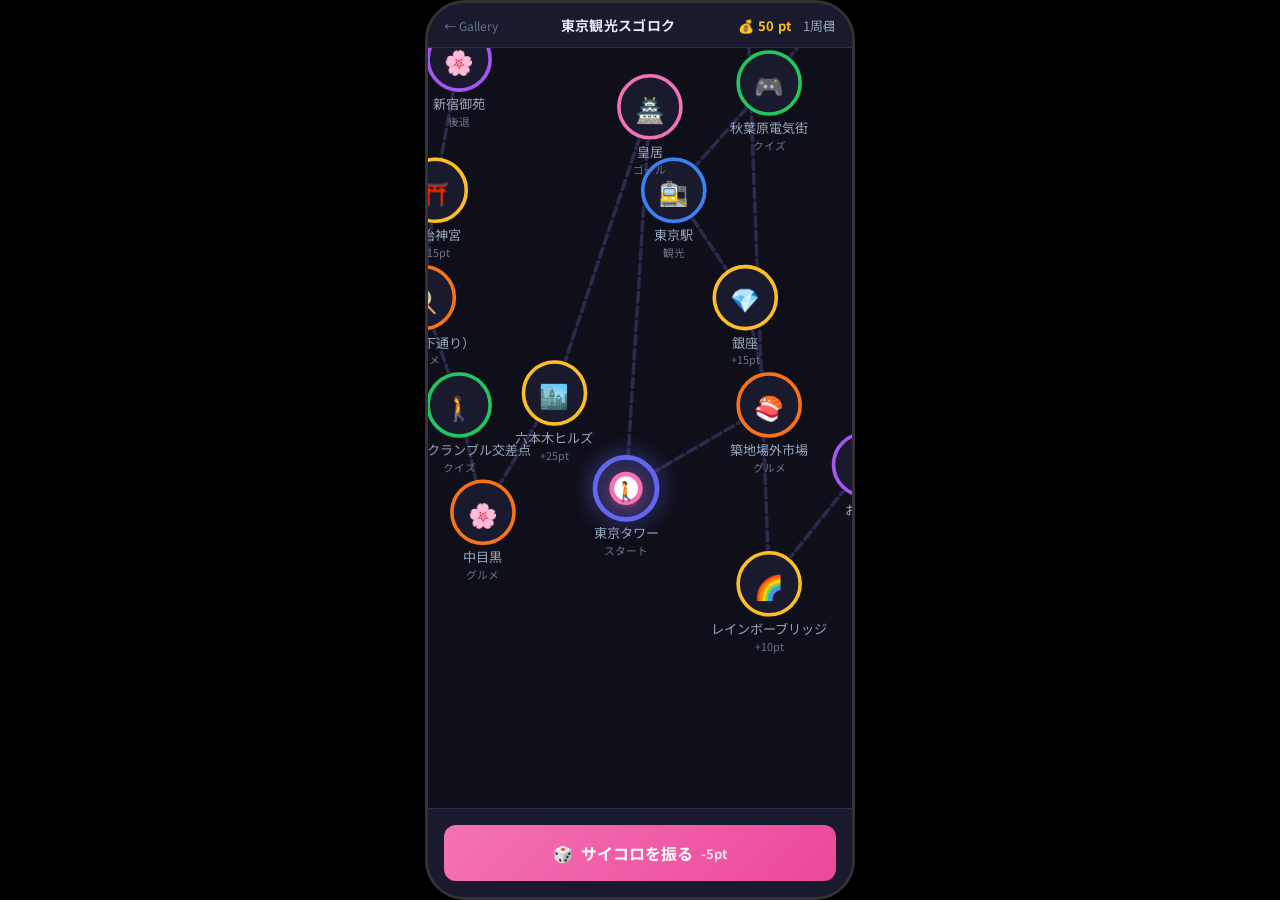
<file: tokyo-sugoroku/index.html>
<!DOCTYPE html>
<html lang="ja">
<head>
<meta charset="UTF-8">
<meta name="viewport" content="width=device-width,initial-scale=1,maximum-scale=1,user-scalable=no">
<title>東京観光スゴロク</title>
<link rel="preconnect" href="https://fonts.googleapis.com">
<link rel="preconnect" href="https://fonts.gstatic.com" crossorigin>
<link href="https://fonts.googleapis.com/css2?family=Noto+Sans+JP:wght@400;600;700;900&display=swap" rel="stylesheet">
<link rel="stylesheet" href="./assets/css/sugoroku.css">
</head>
<body>

<div class="phone-frame" id="app">
  <!-- ヘッダー -->
  <header class="header">
    <a href="../" class="gallery-link">&larr; Gallery</a>
    <span class="header-title">東京観光スゴロク</span>
    <div class="header-stats">
      <span class="points-display">
        <span>💰</span>
        <span class="points-value" id="pointsDisplay">50</span>
        <span>pt</span>
      </span>
      <span class="lap-display" id="lapDisplay">1周目</span>
    </div>
  </header>

  <!-- リセットボタン -->
  <button class="reset-button" id="resetButton" title="リセット">↺</button>

  <!-- マップエリア -->
  <div class="map-area" id="mapArea">
    <div class="map-svg-container">
      <svg class="map-svg" id="mapSvg" viewBox="80 120 640 780" xmlns="http://www.w3.org/2000/svg">
        <!-- ルート線はJSで描画 -->
        <g id="routeLines"></g>
        <!-- スポットノードはJSで描画 -->
        <g id="spotNodes"></g>
        <!-- プレイヤーコマはJSで描画 -->
        <g id="playerLayer"></g>
      </svg>
    </div>
  </div>

  <!-- フッター（サイコロ） -->
  <footer class="footer">
    <div class="no-points-message" id="noPointsMessage">
      ポイント不足！明日また来てね 🌟
    </div>
    <button class="dice-button" id="diceButton">
      <span>🎲</span>
      <span>サイコロを振る</span>
      <span class="dice-cost">-5pt</span>
    </button>
  </footer>
</div>

<!-- サイコロ結果 -->
<div class="dice-result" id="diceResult"></div>

<!-- オーバーレイ -->
<div class="overlay" id="overlay"></div>

<!-- ボトムシート -->
<div class="bottom-sheet" id="bottomSheet">
  <div class="sheet-handle"></div>
  <div class="sheet-content" id="sheetContent">
    <!-- 動的にコンテンツ挿入 -->
  </div>
</div>

<!-- デイリーボーナスモーダル -->
<div class="daily-bonus-modal" id="dailyBonusModal">
  <div class="modal-bg"></div>
  <div class="daily-bonus-content">
    <div class="daily-bonus-emoji">🎁</div>
    <div class="daily-bonus-title">デイリーボーナス！</div>
    <div class="daily-bonus-amount" id="dailyBonusAmount">+50pt</div>
    <button class="daily-bonus-close" id="dailyBonusClose">受け取る</button>
  </div>
</div>

<!-- 周回クリア演出 -->
<div class="lap-clear" id="lapClear">
  <div class="lap-clear-content">
    <div class="lap-clear-emoji">🎉</div>
    <div class="lap-clear-text" id="lapClearText">1周クリア！</div>
    <div class="lap-clear-bonus">+30pt ボーナス</div>
  </div>
</div>

<!-- 1回休みオーバーレイ -->
<div class="skip-turn-overlay" id="skipTurnOverlay">
  <div class="skip-turn-text">
    🐼 1回休み...<br>
    <span style="font-size: 0.875rem; font-weight: 400;">パンダと一緒にひと休み</span>
  </div>
</div>

<script type="module" src="./assets/js/main.js"></script>
</body>
</html>
</file>
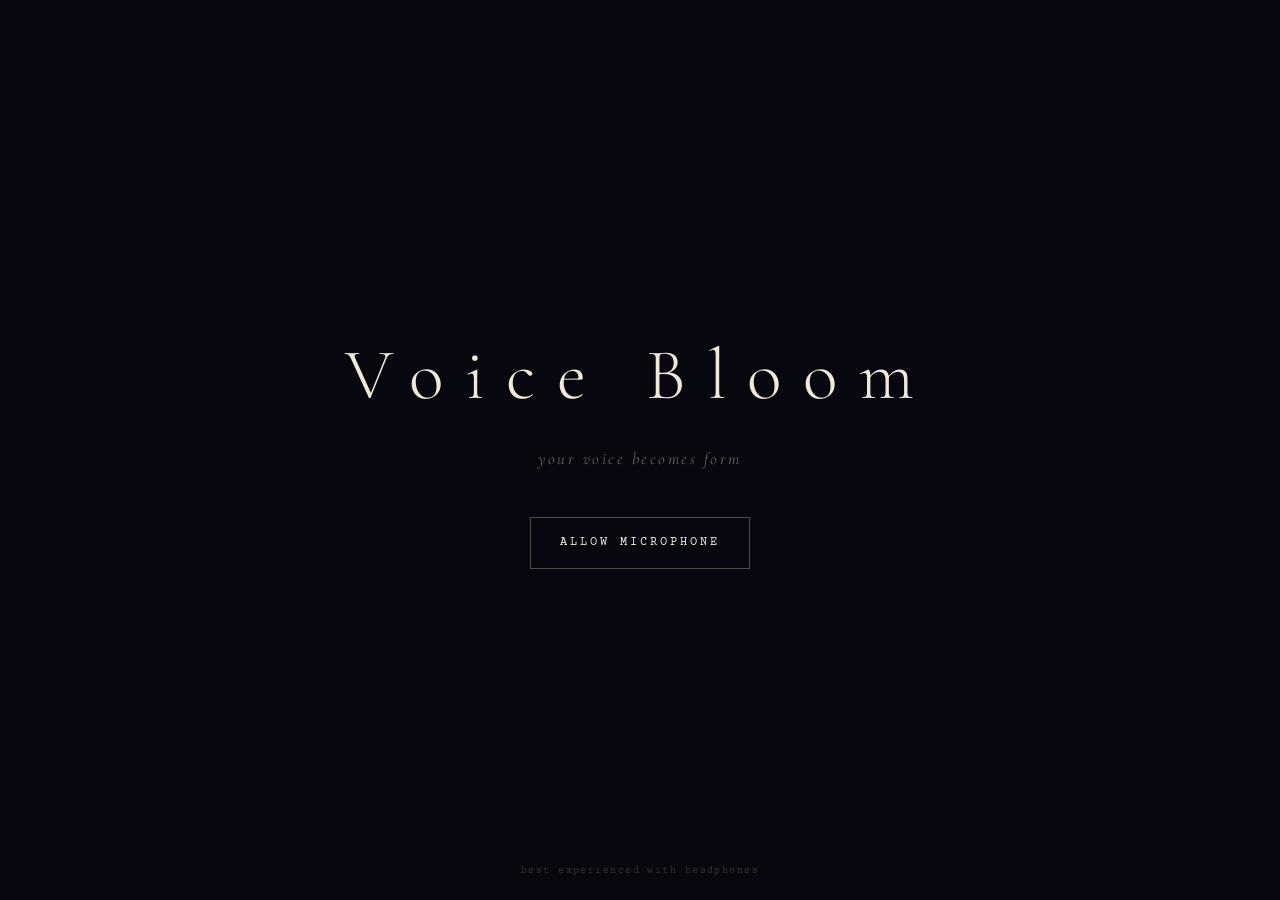
<file: voice-bloom/index.html>
<!DOCTYPE html>
<html lang="en">
<head>
<meta charset="UTF-8">
<meta name="viewport" content="width=device-width, initial-scale=1.0, maximum-scale=1.0, user-scalable=no">
<meta name="mobile-web-app-capable" content="yes">
<meta name="apple-mobile-web-app-capable" content="yes">
<meta name="apple-mobile-web-app-status-bar-style" content="black-translucent">
<title>Voice Bloom</title>
<link href="https://fonts.googleapis.com/css2?family=Cormorant+Garamond:ital,wght@0,300;1,300&family=Courier+Prime&display=swap" rel="stylesheet">
<style>
  * { margin: 0; padding: 0; box-sizing: border-box; }

  body {
    background: #07070f;
    overflow: hidden;
    width: 100vw;
    height: 100vh;
    height: 100dvh;
    font-family: 'Cormorant Garamond', serif;
    -webkit-tap-highlight-color: transparent;
    touch-action: none;
  }

  canvas {
    position: fixed;
    top: 0; left: 0;
    width: 100%; height: 100%;
  }

  /* Start screen */
  #start {
    position: fixed;
    inset: 0;
    display: flex;
    flex-direction: column;
    align-items: center;
    justify-content: center;
    z-index: 100;
    background: #07070f;
    transition: opacity 0.8s ease;
  }
  #start.hidden {
    opacity: 0;
    pointer-events: none;
  }
  #start h1 {
    font-size: clamp(2.5rem, 6vw, 4.5rem);
    font-weight: 300;
    letter-spacing: 0.3em;
    color: #f0e8d8;
    margin-bottom: 0.4em;
  }
  #start p {
    font-size: clamp(0.85rem, 2vw, 1.05rem);
    font-style: italic;
    color: rgba(240,232,216,0.4);
    letter-spacing: 0.15em;
    margin-bottom: 3rem;
  }
  #start .hint {
    position: absolute;
    bottom: calc(24px + env(safe-area-inset-bottom));
    font-family: 'Courier Prime', monospace;
    font-size: 0.6rem;
    letter-spacing: 0.15em;
    color: rgba(240,232,216,0.18);
    font-style: normal;
  }
  #start-btn {
    background: none;
    border: 1px solid rgba(240,232,216,0.3);
    color: #f0e8d8;
    font-family: 'Courier Prime', monospace;
    font-size: 0.75rem;
    letter-spacing: 0.25em;
    text-transform: uppercase;
    padding: 1em 2.4em;
    min-height: 52px;
    cursor: pointer;
    transition: all 0.3s ease;
    user-select: none;
    -webkit-user-select: none;
  }
  #start-btn:hover {
    background: rgba(240,232,216,0.08);
    border-color: rgba(240,232,216,0.7);
  }

  /* UI overlay */
  #ui {
    position: fixed;
    bottom: calc(28px + env(safe-area-inset-bottom));
    left: 50%;
    transform: translateX(-50%);
    display: flex;
    gap: 0;
    z-index: 50;
    opacity: 0;
    transition: opacity 1s ease 0.5s;
  }
  #ui.visible { opacity: 1; }

  .mode-btn {
    background: rgba(7,7,15,0.7);
    border: 1px solid rgba(255,255,255,0.12);
    color: rgba(255,255,255,0.35);
    font-family: 'Courier Prime', monospace;
    font-size: 0.65rem;
    letter-spacing: 0.2em;
    text-transform: uppercase;
    padding: 0.9em 1.8em;
    min-width: 80px;
    min-height: 44px;
    cursor: pointer;
    transition: all 0.25s ease;
    backdrop-filter: blur(12px);
    -webkit-backdrop-filter: blur(12px);
    user-select: none;
    -webkit-user-select: none;
  }
  .mode-btn:first-child { border-radius: 2px 0 0 2px; }
  .mode-btn:last-child { border-radius: 0 2px 2px 0; }
  .mode-btn:not(:first-child) { border-left: none; }
  .mode-btn.active {
    color: #fff;
    border-color: rgba(255,255,255,0.5);
  }
  .mode-btn.active.bloom-active { background: rgba(220,80,80,0.15); color: #f4b8a0; border-color: rgba(244,184,160,0.5); }
  .mode-btn.active.crystal-active { background: rgba(80,160,220,0.15); color: #a0d4f4; border-color: rgba(160,212,244,0.5); }
  .mode-btn.active.ink-active { background: rgba(200,200,200,0.1); color: #e0e0e0; border-color: rgba(200,200,200,0.4); }

  /* Save button */
  #save-btn {
    position: fixed;
    top: calc(20px + env(safe-area-inset-top));
    right: calc(20px + env(safe-area-inset-right));
    background: none;
    border: 1px solid rgba(255,255,255,0.15);
    color: rgba(255,255,255,0.3);
    font-family: 'Courier Prime', monospace;
    font-size: 0.62rem;
    letter-spacing: 0.2em;
    text-transform: uppercase;
    padding: 0.7em 1.2em;
    min-height: 44px;
    cursor: pointer;
    z-index: 50;
    transition: all 0.25s ease;
    opacity: 0;
    backdrop-filter: blur(8px);
    -webkit-backdrop-filter: blur(8px);
    user-select: none;
    -webkit-user-select: none;
  }
  #save-btn.visible { opacity: 1; }
  #save-btn:hover { color: rgba(255,255,255,0.8); border-color: rgba(255,255,255,0.5); }

  /* Prompt */
  #prompt {
    position: fixed;
    top: 50%;
    left: 50%;
    transform: translate(-50%, -50%);
    font-size: clamp(0.75rem, 1.5vw, 0.9rem);
    font-style: italic;
    color: rgba(255,255,255,0.15);
    letter-spacing: 0.3em;
    pointer-events: none;
    z-index: 10;
    transition: opacity 0.6s ease;
  }
  #prompt.hidden { opacity: 0; }

  /* Volume ring */
  #vol-ring {
    position: fixed;
    top: 50%;
    left: 50%;
    transform: translate(-50%, -50%);
    width: 4px; height: 4px;
    border-radius: 50%;
    pointer-events: none;
    z-index: 5;
  }
</style>
</head>
<body>

<!-- Start screen -->
<div id="start">
  <h1>Voice Bloom</h1>
  <p>your voice becomes form</p>
  <button id="start-btn">allow microphone</button>
  <span class="hint">best experienced with headphones</span>
</div>

<!-- Main canvas -->
<canvas id="c"></canvas>

<!-- Prompt text -->
<div id="prompt">speak</div>

<!-- Mode switcher -->
<div id="ui">
  <button class="mode-btn active bloom-active" data-mode="bloom">Bloom</button>
  <button class="mode-btn" data-mode="crystal">Crystal</button>
  <button class="mode-btn" data-mode="ink">Ink</button>
</div>

<!-- Save -->
<button id="save-btn">save image</button>

<script>
// ─── State ───────────────────────────────────────────────────────────────────
const canvas = document.getElementById('c');
const ctx = canvas.getContext('2d');
let W, H, cx, cy;

let mode = 'bloom';
let audioCtx, analyser, dataArray, freqBins;
let isListening = false;
let particles = [];
let time = 0;
let volumeSmooth = 0;
let bassSmooth = 0;
let trebleSmooth = 0;
let hasMadeSound = false;
let transitionAlpha = 1; // for mode transitions
let bgColor = '#07070f';

// ─── Resize ───────────────────────────────────────────────────────────────────
function resize() {
  W = canvas.width = window.innerWidth;
  H = canvas.height = window.innerHeight;
  cx = W / 2; cy = H / 2;
}
window.addEventListener('resize', () => { resize(); clearCanvas(1); });
// Also handle orientation change on mobile
window.addEventListener('orientationchange', () => {
  setTimeout(() => { resize(); clearCanvas(1); }, 200);
});
resize();

// ─── Audio ───────────────────────────────────────────────────────────────────
async function initAudio() {
  const stream = await navigator.mediaDevices.getUserMedia({ audio: true, video: false });
  audioCtx = new (window.AudioContext || window.webkitAudioContext)();
  // iOS requires resume after user gesture
  if (audioCtx.state === 'suspended') {
    await audioCtx.resume();
  }
  const source = audioCtx.createMediaStreamSource(stream);
  analyser = audioCtx.createAnalyser();
  analyser.fftSize = 2048;
  analyser.smoothingTimeConstant = 0.8;
  source.connect(analyser);
  freqBins = analyser.frequencyBinCount;
  dataArray = new Uint8Array(freqBins);
  isListening = true;
}

function getAudioData() {
  if (!isListening) return { volume: 0, bass: 0, mids: 0, treble: 0, raw: null };
  analyser.getByteFrequencyData(dataArray);

  let sum = 0, bassSum = 0, midSum = 0, treSum = 0;
  const bassEnd = Math.floor(freqBins * 0.05);
  const midEnd = Math.floor(freqBins * 0.35);
  const treEnd = Math.floor(freqBins * 0.8);

  for (let i = 0; i < treEnd; i++) {
    const v = dataArray[i] / 255;
    sum += v;
    if (i < bassEnd) bassSum += v;
    else if (i < midEnd) midSum += v;
    else treSum += v;
  }

  return {
    volume: sum / treEnd,
    bass: bassSum / bassEnd,
    mids: midSum / (midEnd - bassEnd),
    treble: treSum / (treEnd - midEnd),
    raw: dataArray
  };
}

// ─── Particle ────────────────────────────────────────────────────────────────
class Particle {
  constructor(x, y, opts = {}) {
    this.x = x; this.y = y;
    this.vx = opts.vx || 0;
    this.vy = opts.vy || 0;
    this.life = 0;
    this.maxLife = opts.maxLife || (80 + Math.random() * 120);
    this.size = opts.size || (1 + Math.random() * 3);
    this.color = opts.color || '#fff';
    this.alpha = opts.alpha || 1;
    this.spin = (Math.random() - 0.5) * 0.04;
    this.drag = opts.drag || 0.98;
    this.gravity = opts.gravity || 0;
    this.angle = Math.atan2(this.vy, this.vx);
    this.speed = Math.sqrt(this.vx*this.vx + this.vy*this.vy);
  }
  update() {
    this.angle += this.spin;
    this.speed *= this.drag;
    this.vx = Math.cos(this.angle) * this.speed;
    this.vy = Math.sin(this.angle) * this.speed + this.gravity;
    this.x += this.vx;
    this.y += this.vy;
    this.life++;
  }
  get progress() { return this.life / this.maxLife; }
  get alive() { return this.life < this.maxLife; }
}

// ─── Clear canvas (mode-aware) ───────────────────────────────────────────────
function clearCanvas(alpha) {
  ctx.globalCompositeOperation = 'source-over';
  ctx.globalAlpha = alpha;
  ctx.fillStyle = bgColor;
  ctx.fillRect(0, 0, W, H);
  ctx.globalAlpha = 1;
}

// ─── Bloom Mode ───────────────────────────────────────────────────────────────
const bloomColors = [
  [255, 100, 100], [255, 150, 80], [240, 100, 160],
  [255, 200, 100], [220, 80, 120], [255, 180, 130]
];

function spawnBloomParticles(audio) {
  const v = audio.volume;
  if (v < 0.02) return;

  const count = Math.floor(v * 40 + audio.bass * 20);
  for (let i = 0; i < count; i++) {
    const angle = Math.random() * Math.PI * 2;
    const speed = 1 + v * 6 + audio.bass * 4 + Math.random() * 3;
    const col = bloomColors[Math.floor(Math.random() * bloomColors.length)];
    const alpha = 0.6 + Math.random() * 0.4;
    const baseSize = 1.5 + audio.bass * 4 + Math.random() * 3;

    particles.push(new Particle(cx, cy, {
      vx: Math.cos(angle) * speed,
      vy: Math.sin(angle) * speed,
      maxLife: 60 + Math.random() * 100,
      size: baseSize,
      color: `rgba(${col[0]},${col[1]},${col[2]},${alpha})`,
      drag: 0.96,
      spin: (Math.random() - 0.5) * 0.06
    }));

    // Treble sparkles
    if (audio.treble > 0.15 && Math.random() < 0.4) {
      particles.push(new Particle(cx, cy, {
        vx: Math.cos(angle + 0.3) * speed * 1.5,
        vy: Math.sin(angle + 0.3) * speed * 1.5,
        maxLife: 30 + Math.random() * 40,
        size: 0.5 + Math.random(),
        color: `rgba(255,240,210,${0.8 + Math.random() * 0.2})`,
        drag: 0.94,
      }));
    }
  }
}

function drawBloom(audio) {
  clearCanvas(0.07);

  // Soft central glow
  if (volumeSmooth > 0.02) {
    const glow = ctx.createRadialGradient(cx, cy, 0, cx, cy, 80 + volumeSmooth * 200);
    glow.addColorStop(0, `rgba(255,120,80,${volumeSmooth * 0.15})`);
    glow.addColorStop(1, 'rgba(0,0,0,0)');
    ctx.globalCompositeOperation = 'lighter';
    ctx.fillStyle = glow;
    ctx.fillRect(0, 0, W, H);
    ctx.globalCompositeOperation = 'source-over';
  }

  spawnBloomParticles(audio);

  particles.forEach(p => {
    p.update();
    const easeOut = 1 - p.progress;
    const size = p.size * easeOut;
    ctx.globalAlpha = easeOut * 0.9;
    ctx.beginPath();
    ctx.arc(p.x, p.y, Math.max(0.1, size), 0, Math.PI * 2);
    ctx.fillStyle = p.color;
    ctx.fill();
  });
  ctx.globalAlpha = 1;
  particles = particles.filter(p => p.alive);
}

// ─── Crystal Mode ────────────────────────────────────────────────────────────
const crystalColors = [
  [80, 200, 255], [140, 100, 255], [60, 220, 200],
  [180, 130, 255], [100, 240, 220], [200, 160, 255]
];
let crystalAngle = 0;
let crystalLines = [];

function drawCrystalSegment(freqs, radius, fold, angleOffset) {
  const segAngle = (Math.PI * 2) / fold;
  for (let f = 0; f < fold; f++) {
    ctx.save();
    ctx.translate(cx, cy);
    ctx.rotate(angleOffset + f * segAngle);

    const bins = Math.min(60, Math.floor(freqBins * 0.25));
    for (let i = 0; i < bins; i++) {
      const freq = freqs[i] / 255;
      if (freq < 0.05) continue;
      const r = (i / bins) * radius * (0.4 + freq * 0.9);
      const a = (i / bins) * segAngle * 0.5;
      const x1 = Math.cos(a) * r * 0.3;
      const y1 = Math.sin(a) * r * 0.3;
      const x2 = Math.cos(a) * r;
      const y2 = Math.sin(a) * r;
      const col = crystalColors[i % crystalColors.length];
      ctx.globalAlpha = freq * 0.7;
      ctx.strokeStyle = `rgba(${col[0]},${col[1]},${col[2]},1)`;
      ctx.lineWidth = 0.5 + freq * 2;
      ctx.beginPath();
      ctx.moveTo(x1, y1);
      ctx.lineTo(x2, y2);
      ctx.stroke();
    }
    ctx.restore();
  }
}

function drawCrystal(audio) {
  clearCanvas(0.12);

  crystalAngle += 0.003 + volumeSmooth * 0.01;

  if (!isListening || !dataArray) return;

  const radius = Math.min(W, H) * 0.42;
  const fold = 8;

  ctx.globalCompositeOperation = 'lighter';

  // Main crystal
  drawCrystalSegment(dataArray, radius, fold, crystalAngle);
  // Mirror layer
  drawCrystalSegment(dataArray, radius * 0.65, fold, -crystalAngle + Math.PI / fold);

  // Central orb
  const orbSize = 8 + volumeSmooth * 40 + bassSmooth * 30;
  const orb = ctx.createRadialGradient(cx, cy, 0, cx, cy, orbSize);
  orb.addColorStop(0, `rgba(180,200,255,${0.4 + volumeSmooth * 0.5})`);
  orb.addColorStop(1, 'rgba(0,0,0,0)');
  ctx.fillStyle = orb;
  ctx.beginPath();
  ctx.arc(cx, cy, orbSize, 0, Math.PI * 2);
  ctx.fill();

  ctx.globalCompositeOperation = 'source-over';
  ctx.globalAlpha = 1;
}

// ─── Ink Mode ────────────────────────────────────────────────────────────────
let inkParticles = [];
let inkBg = '#f5f0e8';

function spawnInkParticles(audio) {
  const v = audio.volume;
  if (v < 0.015) return;

  const count = Math.floor(v * 30 + audio.bass * 15);
  for (let i = 0; i < count; i++) {
    const angle = Math.random() * Math.PI * 2;
    const spread = 20 + audio.bass * 60;
    const startX = cx + (Math.random() - 0.5) * spread;
    const startY = cy + (Math.random() - 0.5) * spread;
    const speed = 0.3 + v * 2 + Math.random() * 1.5;
    const darkness = 0.05 + Math.random() * 0.2;

    inkParticles.push(new Particle(startX, startY, {
      vx: Math.cos(angle) * speed,
      vy: Math.sin(angle) * speed,
      maxLife: 120 + Math.random() * 180,
      size: 2 + audio.bass * 8 + Math.random() * 4,
      color: `rgba(10,8,15,${darkness})`,
      drag: 0.97,
      gravity: 0.02 + Math.random() * 0.02,
      spin: (Math.random() - 0.5) * 0.02
    }));
  }
}

function drawInk(audio) {
  // White-ish background, very slow fade
  ctx.globalCompositeOperation = 'source-over';
  ctx.globalAlpha = 0.04;
  ctx.fillStyle = inkBg;
  ctx.fillRect(0, 0, W, H);
  ctx.globalAlpha = 1;

  spawnInkParticles(audio);

  ctx.globalCompositeOperation = 'multiply';
  inkParticles.forEach(p => {
    p.update();
    const easeOut = Math.pow(1 - p.progress, 0.5);
    const size = p.size * easeOut;
    ctx.globalAlpha = easeOut;
    ctx.shadowBlur = size * 2;
    ctx.shadowColor = 'rgba(10,8,15,0.3)';
    ctx.beginPath();
    ctx.arc(p.x, p.y, Math.max(0.1, size), 0, Math.PI * 2);
    ctx.fillStyle = p.color;
    ctx.fill();
  });
  ctx.shadowBlur = 0;
  ctx.globalAlpha = 1;
  ctx.globalCompositeOperation = 'source-over';
  inkParticles = inkParticles.filter(p => p.alive);
}

// ─── Main loop ───────────────────────────────────────────────────────────────
function loop() {
  requestAnimationFrame(loop);
  time++;

  const audio = getAudioData();

  // Smooth values
  volumeSmooth += (audio.volume - volumeSmooth) * 0.15;
  bassSmooth += (audio.bass - bassSmooth) * 0.15;
  trebleSmooth += (audio.treble - trebleSmooth) * 0.15;

  if (volumeSmooth > 0.03 && !hasMadeSound) {
    hasMadeSound = true;
    document.getElementById('prompt').classList.add('hidden');
  }

  if (mode === 'bloom') {
    bgColor = '#07070f';
    drawBloom(audio);
  } else if (mode === 'crystal') {
    bgColor = '#04060f';
    drawCrystal(audio);
  } else if (mode === 'ink') {
    // Init ink bg
    ctx.globalCompositeOperation = 'source-over';
    if (time === 1 || window._inkInit !== mode) {
      window._inkInit = mode;
      ctx.fillStyle = inkBg;
      ctx.fillRect(0, 0, W, H);
    }
    drawInk(audio);
  }
}

// ─── Mode switching ───────────────────────────────────────────────────────────
function setMode(newMode) {
  mode = newMode;
  particles = [];
  inkParticles = [];
  hasMadeSound = false;
  document.getElementById('prompt').classList.remove('hidden');

  // Reset canvas for ink mode
  if (newMode === 'ink') {
    ctx.fillStyle = inkBg;
    ctx.fillRect(0, 0, W, H);
  } else {
    ctx.fillStyle = bgColor;
    ctx.fillRect(0, 0, W, H);
  }

  document.querySelectorAll('.mode-btn').forEach(btn => {
    btn.classList.remove('active', 'bloom-active', 'crystal-active', 'ink-active');
    if (btn.dataset.mode === newMode) {
      btn.classList.add('active', `${newMode}-active`);
    }
  });
}

document.querySelectorAll('.mode-btn').forEach(btn => {
  btn.addEventListener('click', () => setMode(btn.dataset.mode));
});

// ─── Start ───────────────────────────────────────────────────────────────────
document.getElementById('start-btn').addEventListener('click', async () => {
  // iOS: must resume AudioContext inside user gesture
  try {
    document.getElementById('start-btn').textContent = 'connecting...';
    await initAudio();
    const startEl = document.getElementById('start');
    startEl.classList.add('hidden');
    document.getElementById('ui').classList.add('visible');
    document.getElementById('save-btn').classList.add('visible');
    loop();
  } catch(e) {
    const isSecure = location.protocol === 'https:' || location.hostname === 'localhost';
    document.getElementById('start-btn').textContent = isSecure
      ? 'microphone access denied'
      : 'requires https';
    document.getElementById('start-btn').style.opacity = '0.4';
  }
});

// ─── Save ─────────────────────────────────────────────────────────────────────
document.getElementById('save-btn').addEventListener('click', () => {
  const link = document.createElement('a');
  link.download = `voice-bloom-${mode}-${Date.now()}.png`;
  link.href = canvas.toDataURL('image/png');
  link.click();
});
</script>
</body>
</html>
</file>
<file: avatar-generator/assets/css/avatar.css>
/* ===========================
   Avatar Generator
   ピクセルアート × ターミナル美学
   =========================== */

/* --- CSS変数 --- */
:root {
  --bg-primary: #08080c;
  --bg-secondary: #10101a;
  --bg-tertiary: #181824;
  --border-color: #1e1e30;
  --border-hover: #2e2e48;
  --text-primary: #d8d8e8;
  --text-secondary: #8888a8;
  --text-muted: #555570;
  --accent: #c4f042;
  --accent-dim: rgba(196, 240, 66, 0.1);
  --accent-glow: rgba(196, 240, 66, 0.25);
  --preview-bg: #1a1a2e;
  --radius: 16px;
  --radius-sm: 10px;
  --transition: 0.2s ease;
}

/* --- リセット --- */
*,
*::before,
*::after {
  margin: 0;
  padding: 0;
  box-sizing: border-box;
}

html {
  font-size: 16px;
  -webkit-text-size-adjust: 100%;
}

body {
  font-family: 'Outfit', 'Noto Sans JP', system-ui, sans-serif;
  background: var(--bg-primary);
  color: var(--text-primary);
  min-height: 100dvh;
  display: flex;
  flex-direction: column;
  overflow-x: hidden;
}

/* --- ヘッダー --- */
.header {
  display: flex;
  align-items: center;
  justify-content: space-between;
  padding: 14px 20px;
  border-bottom: 1px solid var(--border-color);
  flex-shrink: 0;
  backdrop-filter: blur(12px);
  background: rgba(8, 8, 12, 0.8);
  position: sticky;
  top: 0;
  z-index: 10;
}

.header__back {
  display: flex;
  align-items: center;
  gap: 6px;
  color: var(--text-secondary);
  text-decoration: none;
  font-size: 0.8rem;
  transition: color var(--transition);
  letter-spacing: 0.03em;
}

.header__back:hover {
  color: var(--accent);
}

.header__back svg {
  width: 14px;
  height: 14px;
  stroke: currentColor;
  fill: none;
  stroke-width: 2;
}

.header__title {
  font-family: 'Press Start 2P', monospace;
  font-size: 0.55rem;
  color: var(--text-muted);
  letter-spacing: 0.08em;
}

/* --- メインレイアウト --- */
.main {
  flex: 1;
  display: flex;
  flex-direction: column;
  max-width: 480px;
  width: 100%;
  margin: 0 auto;
  padding: 20px 16px;
  gap: 16px;
  animation: fadeIn 0.5s ease;
}

@keyframes fadeIn {
  from { opacity: 0; transform: translateY(8px); }
  to { opacity: 1; transform: translateY(0); }
}

/* --- プレビューエリア --- */
.preview {
  display: flex;
  justify-content: center;
  align-items: center;
  align-self: center;
  width: 100%;
  aspect-ratio: 1 / 1;
  max-height: 340px;
  border-radius: var(--radius);
  border: 1px solid var(--border-color);
  overflow: hidden;
  position: relative;
  transition: background-color 0.4s ease;
  /* 微細なノイズテクスチャ風の奥行き感 */
  box-shadow:
    inset 0 1px 0 rgba(255, 255, 255, 0.03),
    0 4px 24px rgba(0, 0, 0, 0.3);
}

/* ピクセルグリッドの薄いオーバーレイ */
.preview::after {
  content: '';
  position: absolute;
  inset: 0;
  background-image:
    linear-gradient(rgba(255,255,255,0.015) 1px, transparent 1px),
    linear-gradient(90deg, rgba(255,255,255,0.015) 1px, transparent 1px);
  background-size: 8.33% 8.33%;
  pointer-events: none;
  opacity: 0;
  transition: opacity 0.3s ease;
}

.preview:hover::after {
  opacity: 1;
}

.preview__svg {
  width: 75%;
  height: auto;
  transition: transform 0.3s ease;
  /* ドロップシャドウでキャラクターに存在感を出す */
  filter: drop-shadow(0 2px 8px rgba(0,0,0,0.4));
}

/* ランダムボタン押下時のバウンスアニメーション */
.preview.bounce .preview__svg {
  animation: bounceAnim 0.4s ease;
}

@keyframes bounceAnim {
  0% { transform: scale(1); }
  30% { transform: scale(0.88) rotate(-3deg); }
  60% { transform: scale(1.06) rotate(1deg); }
  100% { transform: scale(1) rotate(0); }
}

/* --- カスタマイズパネル --- */
.panel {
  display: flex;
  flex-direction: column;
  gap: 10px;
  flex: 1;
}

/* カテゴリタブ */
.panel__tabs {
  display: flex;
  gap: 6px;
  overflow-x: auto;
  scrollbar-width: none;
  -webkit-overflow-scrolling: touch;
  padding-bottom: 2px;
}

.panel__tabs::-webkit-scrollbar {
  display: none;
}

.tab-btn {
  flex-shrink: 0;
  padding: 7px 14px;
  border: 1px solid var(--border-color);
  border-radius: 20px;
  background: transparent;
  color: var(--text-secondary);
  font-size: 0.75rem;
  cursor: pointer;
  transition: all var(--transition);
  font-family: inherit;
  white-space: nowrap;
  animation: tabFadeIn 0.3s ease both;
}

@keyframes tabFadeIn {
  from { opacity: 0; transform: translateY(4px); }
  to { opacity: 1; transform: translateY(0); }
}

.tab-btn:hover {
  border-color: var(--border-hover);
  color: var(--text-primary);
}

.tab-btn.active {
  background: var(--accent-dim);
  border-color: var(--accent);
  color: var(--accent);
  box-shadow: 0 0 12px var(--accent-dim);
}

/* オプションエリア */
.panel__options {
  background: var(--bg-secondary);
  border: 1px solid var(--border-color);
  border-radius: var(--radius);
  padding: 16px;
  min-height: 100px;
}

/* カラーピッカー */
.color-section {
  display: flex;
  flex-direction: column;
  gap: 14px;
}

.color-presets {
  display: flex;
  gap: 8px;
  flex-wrap: wrap;
}

.color-swatch {
  width: 34px;
  height: 34px;
  border-radius: 50%;
  border: 2px solid var(--border-color);
  cursor: pointer;
  transition: all 0.15s ease;
  animation: swatchPop 0.25s ease both;
}

@keyframes swatchPop {
  from { opacity: 0; transform: scale(0.7); }
  to { opacity: 1; transform: scale(1); }
}

.color-swatch:hover {
  transform: scale(1.15);
  border-color: var(--border-hover);
}

.color-swatch.selected {
  border-color: var(--accent);
  box-shadow: 0 0 0 2px var(--bg-primary), 0 0 0 4px var(--accent);
  transform: scale(1.1);
}

.color-custom {
  display: flex;
  align-items: center;
  gap: 10px;
}

.color-custom label {
  font-size: 0.75rem;
  color: var(--text-muted);
  letter-spacing: 0.02em;
}

.color-custom input[type="color"] {
  width: 34px;
  height: 34px;
  border: none;
  border-radius: 50%;
  cursor: pointer;
  background: none;
  padding: 0;
}

.color-custom input[type="color"]::-webkit-color-swatch-wrapper {
  padding: 0;
}

.color-custom input[type="color"]::-webkit-color-swatch {
  border: 2px solid var(--border-color);
  border-radius: 50%;
}

/* プレースホルダーテキスト */
.placeholder-text {
  color: var(--text-muted);
  font-size: 0.8rem;
  text-align: center;
  padding: 20px 0;
  font-style: italic;
  letter-spacing: 0.02em;
}

/* --- パーツセレクター --- */
.part-grid {
  display: grid;
  grid-template-columns: repeat(3, 1fr);
  gap: 8px;
}

.part-btn {
  display: flex;
  flex-direction: column;
  align-items: center;
  gap: 4px;
  padding: 10px 6px;
  border: 1px solid var(--border-color);
  border-radius: var(--radius-sm);
  background: transparent;
  color: var(--text-secondary);
  font-size: 0.7rem;
  font-family: inherit;
  cursor: pointer;
  transition: all var(--transition);
  animation: swatchPop 0.25s ease both;
}

.part-btn:hover {
  border-color: var(--border-hover);
  background: var(--bg-tertiary);
  color: var(--text-primary);
}

.part-btn.selected {
  border-color: var(--accent);
  background: var(--accent-dim);
  color: var(--accent);
  box-shadow: 0 0 12px var(--accent-dim);
}

.part-btn__icon {
  width: 32px;
  height: 32px;
  display: flex;
  align-items: center;
  justify-content: center;
  font-size: 1.1rem;
  line-height: 1;
}

.part-btn__icon svg {
  width: 100%;
  height: 100%;
}

.part-btn__label {
  white-space: nowrap;
  letter-spacing: 0.02em;
}

/* --- アクションボタン --- */
.actions {
  display: flex;
  gap: 10px;
  padding-bottom: 24px;
}

.btn {
  flex: 1;
  padding: 12px 16px;
  border: 1px solid var(--border-color);
  border-radius: var(--radius-sm);
  background: var(--bg-secondary);
  color: var(--text-primary);
  font-size: 0.8rem;
  font-family: inherit;
  cursor: pointer;
  transition: all var(--transition);
  display: flex;
  align-items: center;
  justify-content: center;
  gap: 8px;
  letter-spacing: 0.02em;
}

.btn:hover {
  border-color: var(--border-hover);
  background: var(--bg-tertiary);
  transform: translateY(-1px);
}

.btn:active {
  transform: translateY(0);
}

.btn--primary {
  background: var(--accent);
  color: #08080c;
  border-color: var(--accent);
  font-weight: 600;
}

.btn--primary:hover {
  background: #d4ff52;
  border-color: #d4ff52;
  box-shadow: 0 4px 20px var(--accent-glow);
}

/* --- レスポンシブ --- */
@media (min-width: 768px) {
  .main {
    max-width: 460px;
    padding: 28px 20px;
    gap: 20px;
  }

  .preview {
    max-height: 380px;
  }

  .header__title {
    font-size: 0.6rem;
  }
}

/* --- 免責表示 --- */
.disclaimer {
  text-align: center;
  padding: 12px 16px 20px;
  font-size: 0.65rem;
  color: var(--text-muted);
  letter-spacing: 0.02em;
  line-height: 1.5;
}

@media (max-width: 480px) {
  .main {
    padding: 12px 12px;
    gap: 12px;
  }

  .preview {
    max-height: 280px;
  }

  .header__title {
    font-size: 0.5rem;
  }
}
</file>
<file: claude-avatar/assets/css/avatar.css>
/* ===========================
   Unofficial Avatar Generator
   ピクセルアート × ターミナル美学
   =========================== */

/* --- CSS変数 --- */
:root {
  --bg-primary: #08080c;
  --bg-secondary: #10101a;
  --bg-tertiary: #181824;
  --border-color: #1e1e30;
  --border-hover: #2e2e48;
  --text-primary: #d8d8e8;
  --text-secondary: #8888a8;
  --text-muted: #555570;
  --accent: #c4f042;
  --accent-dim: rgba(196, 240, 66, 0.1);
  --accent-glow: rgba(196, 240, 66, 0.25);
  --preview-bg: #1a1a2e;
  --radius: 16px;
  --radius-sm: 10px;
  --transition: 0.2s ease;
}

/* --- リセット --- */
*,
*::before,
*::after {
  margin: 0;
  padding: 0;
  box-sizing: border-box;
}

html {
  font-size: 16px;
  -webkit-text-size-adjust: 100%;
}

body {
  font-family: 'Outfit', 'Noto Sans JP', system-ui, sans-serif;
  background: var(--bg-primary);
  color: var(--text-primary);
  min-height: 100dvh;
  display: flex;
  flex-direction: column;
  overflow-x: hidden;
}

/* --- ヘッダー --- */
.header {
  display: flex;
  align-items: center;
  justify-content: space-between;
  padding: 14px 20px;
  border-bottom: 1px solid var(--border-color);
  flex-shrink: 0;
  backdrop-filter: blur(12px);
  background: rgba(8, 8, 12, 0.8);
  position: sticky;
  top: 0;
  z-index: 10;
}

.header__back {
  display: flex;
  align-items: center;
  gap: 6px;
  color: var(--text-secondary);
  text-decoration: none;
  font-size: 0.8rem;
  transition: color var(--transition);
  letter-spacing: 0.03em;
}

.header__back:hover {
  color: var(--accent);
}

.header__back svg {
  width: 14px;
  height: 14px;
  stroke: currentColor;
  fill: none;
  stroke-width: 2;
}

.header__title {
  font-family: 'Press Start 2P', monospace;
  font-size: 0.55rem;
  color: var(--text-muted);
  letter-spacing: 0.08em;
}

/* --- メインレイアウト --- */
.main {
  flex: 1;
  display: flex;
  flex-direction: column;
  max-width: 480px;
  width: 100%;
  margin: 0 auto;
  padding: 20px 16px;
  gap: 16px;
  animation: fadeIn 0.5s ease;
}

@keyframes fadeIn {
  from { opacity: 0; transform: translateY(8px); }
  to { opacity: 1; transform: translateY(0); }
}

/* --- プレビューエリア --- */
.preview {
  display: flex;
  justify-content: center;
  align-items: center;
  align-self: center;
  width: 100%;
  aspect-ratio: 1 / 1;
  max-height: 340px;
  border-radius: var(--radius);
  border: 1px solid var(--border-color);
  overflow: hidden;
  position: relative;
  transition: background-color 0.4s ease;
  /* 微細なノイズテクスチャ風の奥行き感 */
  box-shadow:
    inset 0 1px 0 rgba(255, 255, 255, 0.03),
    0 4px 24px rgba(0, 0, 0, 0.3);
}

/* ピクセルグリッドの薄いオーバーレイ */
.preview::after {
  content: '';
  position: absolute;
  inset: 0;
  background-image:
    linear-gradient(rgba(255,255,255,0.015) 1px, transparent 1px),
    linear-gradient(90deg, rgba(255,255,255,0.015) 1px, transparent 1px);
  background-size: 8.33% 8.33%;
  pointer-events: none;
  opacity: 0;
  transition: opacity 0.3s ease;
}

.preview:hover::after {
  opacity: 1;
}

.preview__svg {
  width: 75%;
  height: auto;
  transition: transform 0.3s ease;
  /* ドロップシャドウでキャラクターに存在感を出す */
  filter: drop-shadow(0 2px 8px rgba(0,0,0,0.4));
}

/* ランダムボタン押下時のバウンスアニメーション */
.preview.bounce .preview__svg {
  animation: bounceAnim 0.4s ease;
}

@keyframes bounceAnim {
  0% { transform: scale(1); }
  30% { transform: scale(0.88) rotate(-3deg); }
  60% { transform: scale(1.06) rotate(1deg); }
  100% { transform: scale(1) rotate(0); }
}

/* --- カスタマイズパネル --- */
.panel {
  display: flex;
  flex-direction: column;
  gap: 10px;
  flex: 1;
}

/* カテゴリタブ */
.panel__tabs {
  display: flex;
  gap: 6px;
  overflow-x: auto;
  scrollbar-width: none;
  -webkit-overflow-scrolling: touch;
  padding-bottom: 2px;
}

.panel__tabs::-webkit-scrollbar {
  display: none;
}

.tab-btn {
  flex-shrink: 0;
  padding: 7px 14px;
  border: 1px solid var(--border-color);
  border-radius: 20px;
  background: transparent;
  color: var(--text-secondary);
  font-size: 0.75rem;
  cursor: pointer;
  transition: all var(--transition);
  font-family: inherit;
  white-space: nowrap;
  animation: tabFadeIn 0.3s ease both;
}

@keyframes tabFadeIn {
  from { opacity: 0; transform: translateY(4px); }
  to { opacity: 1; transform: translateY(0); }
}

.tab-btn:hover {
  border-color: var(--border-hover);
  color: var(--text-primary);
}

.tab-btn.active {
  background: var(--accent-dim);
  border-color: var(--accent);
  color: var(--accent);
  box-shadow: 0 0 12px var(--accent-dim);
}

/* オプションエリア */
.panel__options {
  background: var(--bg-secondary);
  border: 1px solid var(--border-color);
  border-radius: var(--radius);
  padding: 16px;
  min-height: 100px;
}

/* カラーピッカー */
.color-section {
  display: flex;
  flex-direction: column;
  gap: 14px;
}

.color-presets {
  display: flex;
  gap: 8px;
  flex-wrap: wrap;
}

.color-swatch {
  width: 34px;
  height: 34px;
  border-radius: 50%;
  border: 2px solid var(--border-color);
  cursor: pointer;
  transition: all 0.15s ease;
  animation: swatchPop 0.25s ease both;
}

@keyframes swatchPop {
  from { opacity: 0; transform: scale(0.7); }
  to { opacity: 1; transform: scale(1); }
}

.color-swatch:hover {
  transform: scale(1.15);
  border-color: var(--border-hover);
}

.color-swatch.selected {
  border-color: var(--accent);
  box-shadow: 0 0 0 2px var(--bg-primary), 0 0 0 4px var(--accent);
  transform: scale(1.1);
}

.color-custom {
  display: flex;
  align-items: center;
  gap: 10px;
}

.color-custom label {
  font-size: 0.75rem;
  color: var(--text-muted);
  letter-spacing: 0.02em;
}

.color-custom input[type="color"] {
  width: 34px;
  height: 34px;
  border: none;
  border-radius: 50%;
  cursor: pointer;
  background: none;
  padding: 0;
}

.color-custom input[type="color"]::-webkit-color-swatch-wrapper {
  padding: 0;
}

.color-custom input[type="color"]::-webkit-color-swatch {
  border: 2px solid var(--border-color);
  border-radius: 50%;
}

/* プレースホルダーテキスト */
.placeholder-text {
  color: var(--text-muted);
  font-size: 0.8rem;
  text-align: center;
  padding: 20px 0;
  font-style: italic;
  letter-spacing: 0.02em;
}

/* --- パーツセレクター --- */
.part-grid {
  display: grid;
  grid-template-columns: repeat(3, 1fr);
  gap: 8px;
}

.part-btn {
  display: flex;
  flex-direction: column;
  align-items: center;
  gap: 4px;
  padding: 10px 6px;
  border: 1px solid var(--border-color);
  border-radius: var(--radius-sm);
  background: transparent;
  color: var(--text-secondary);
  font-size: 0.7rem;
  font-family: inherit;
  cursor: pointer;
  transition: all var(--transition);
  animation: swatchPop 0.25s ease both;
}

.part-btn:hover {
  border-color: var(--border-hover);
  background: var(--bg-tertiary);
  color: var(--text-primary);
}

.part-btn.selected {
  border-color: var(--accent);
  background: var(--accent-dim);
  color: var(--accent);
  box-shadow: 0 0 12px var(--accent-dim);
}

.part-btn__icon {
  width: 32px;
  height: 32px;
  display: flex;
  align-items: center;
  justify-content: center;
  font-size: 1.1rem;
  line-height: 1;
}

.part-btn__icon svg {
  width: 100%;
  height: 100%;
}

.part-btn__label {
  white-space: nowrap;
  letter-spacing: 0.02em;
}

/* --- アクションボタン --- */
.actions {
  display: flex;
  gap: 10px;
  padding-bottom: 24px;
}

.btn {
  flex: 1;
  padding: 12px 16px;
  border: 1px solid var(--border-color);
  border-radius: var(--radius-sm);
  background: var(--bg-secondary);
  color: var(--text-primary);
  font-size: 0.8rem;
  font-family: inherit;
  cursor: pointer;
  transition: all var(--transition);
  display: flex;
  align-items: center;
  justify-content: center;
  gap: 8px;
  letter-spacing: 0.02em;
}

.btn:hover {
  border-color: var(--border-hover);
  background: var(--bg-tertiary);
  transform: translateY(-1px);
}

.btn:active {
  transform: translateY(0);
}

.btn--primary {
  background: var(--accent);
  color: #08080c;
  border-color: var(--accent);
  font-weight: 600;
}

.btn--primary:hover {
  background: #d4ff52;
  border-color: #d4ff52;
  box-shadow: 0 4px 20px var(--accent-glow);
}

/* --- レスポンシブ --- */
@media (min-width: 768px) {
  .main {
    max-width: 460px;
    padding: 28px 20px;
    gap: 20px;
  }

  .preview {
    max-height: 380px;
  }

  .header__title {
    font-size: 0.6rem;
  }
}

/* --- 免責表示 --- */
.disclaimer {
  text-align: center;
  padding: 12px 16px 20px;
  font-size: 0.65rem;
  color: var(--text-muted);
  letter-spacing: 0.02em;
  line-height: 1.5;
}

@media (max-width: 480px) {
  .main {
    padding: 12px 12px;
    gap: 12px;
  }

  .preview {
    max-height: 280px;
  }

  .header__title {
    font-size: 0.5rem;
  }
}
</file>
<file: night-flight/assets/css/night-flight.css>
/* Tokyo Night Flight - スタイル */

:root {
  --bg: #000000;
  --ui-bg: rgba(0, 5, 15, 0.85);
  --ui-border: rgba(60, 80, 120, 0.3);
  --accent: #f0c850;
  --accent-dim: rgba(240, 200, 80, 0.15);
  --text: #d0d8e8;
  --text-muted: #506080;
  --font: 'Helvetica Neue', Arial, 'Hiragino Kaku Gothic ProN', 'Hiragino Sans', Meiryo, sans-serif;
}

* { margin: 0; padding: 0; box-sizing: border-box; }

html, body {
  width: 100%; height: 100%; overflow: hidden;
  background: var(--bg);
  font-family: var(--font);
  color: var(--text);
  touch-action: none;
}

/* --- Cesiumコンテナ --- */
#cesiumContainer {
  width: 100%; height: 100%;
}

/* Cesiumのデフォルトクレジット・ウィジェットを非表示 */
.cesium-viewer-bottom { display: none !important; }

/* --- ローディング画面 --- */
#loading {
  position: fixed; inset: 0;
  display: flex; align-items: center; justify-content: center;
  background: var(--bg);
  z-index: 1000;
  transition: opacity 0.8s ease;
}
#loading.fade-out {
  opacity: 0; pointer-events: none;
}

.loading-content {
  text-align: center;
}
.loading-content h1 {
  font-size: 2.2rem; font-weight: 200;
  letter-spacing: 0.4em; line-height: 1.6;
  color: var(--accent);
  text-shadow: 0 0 40px rgba(240, 200, 80, 0.3);
}
.loading-sub {
  font-size: 0.75rem; color: var(--text-muted);
  letter-spacing: 0.15em; margin-top: 1.5rem;
}
.loading-bar {
  width: 200px; height: 2px;
  margin: 1.5rem auto 0;
  background: rgba(255, 255, 255, 0.08);
  border-radius: 1px; overflow: hidden;
}
.loading-fill {
  width: 0%; height: 100%;
  background: var(--accent);
  transition: width 0.4s ease;
}
.loading-message {
  font-size: 0.65rem; color: var(--text-muted);
  margin-top: 1rem; letter-spacing: 0.05em;
}
.loading-message.error {
  color: #e05050;
}

/* --- フライトUI --- */
#flight-ui {
  position: fixed; inset: 0;
  pointer-events: none;
  z-index: 100;
  opacity: 0;
  transition: opacity 0.6s ease;
}
#flight-ui.visible {
  opacity: 1;
}
#flight-ui > * {
  pointer-events: auto;
}

/* 上部バー */
.top-bar {
  position: absolute; top: 0; left: 0; right: 0;
  display: flex; align-items: center; justify-content: space-between;
  padding: 0.75rem;
  background: linear-gradient(to bottom, rgba(0, 0, 0, 0.6), transparent);
  pointer-events: none;
}
.top-bar > * {
  pointer-events: auto;
}

.back-link {
  color: var(--text-muted); text-decoration: none;
  font-size: 0.7rem;
  display: flex; align-items: center; gap: 0.25rem;
  padding: 0.35rem 0.6rem; border-radius: 6px;
  background: var(--ui-bg);
  border: 1px solid var(--ui-border);
  transition: color 0.15s;
}
.back-link:hover {
  color: var(--accent);
}
.back-link svg {
  width: 14px; height: 14px;
  fill: none; stroke: currentColor; stroke-width: 2;
}

/* 地名ラベル */
#location-label {
  font-size: 0.85rem; font-weight: 300;
  letter-spacing: 0.2em;
  color: var(--accent);
  text-shadow: 0 0 20px rgba(240, 200, 80, 0.4);
  opacity: 0;
  transition: opacity 0.5s ease;
  pointer-events: none;
}
#location-label.visible {
  opacity: 1;
}

/* 下部コントロール */
.bottom-controls {
  position: absolute; bottom: 0; left: 0; right: 0;
  display: flex; align-items: center; justify-content: center;
  gap: 0.75rem;
  padding: 1rem;
  background: linear-gradient(to top, rgba(0, 0, 0, 0.6), transparent);
}

.control-btn {
  background: var(--ui-bg);
  border: 1px solid var(--ui-border);
  color: var(--text);
  padding: 0.55rem 1.2rem;
  border-radius: 8px;
  font-size: 0.75rem;
  font-family: var(--font);
  cursor: pointer;
  min-width: 44px; min-height: 44px;
  display: flex; align-items: center; justify-content: center;
  backdrop-filter: blur(8px);
  transition: all 0.15s;
  letter-spacing: 0.1em;
}
.control-btn:active {
  transform: scale(0.95);
}
.control-btn.manual {
  background: var(--accent-dim);
  border-color: var(--accent);
  color: var(--accent);
}
.control-btn.small {
  padding: 0.4rem 0.7rem;
  min-width: 36px;
  font-size: 1rem;
  font-weight: 300;
}

.speed-control {
  display: flex; align-items: center; gap: 0.4rem;
}
.speed-label {
  font-size: 0.7rem; min-width: 2.5rem;
  text-align: center; color: var(--text-muted);
  font-variant-numeric: tabular-nums;
}

/* --- モバイル最適化 --- */
@media (max-width: 480px) {
  .loading-content h1 {
    font-size: 1.6rem;
  }
  .bottom-controls {
    padding: 0.75rem;
    gap: 0.5rem;
  }
  .control-btn {
    padding: 0.5rem 1rem;
    font-size: 0.7rem;
  }
}
</file>
<file: tokyo-sugoroku/assets/css/sugoroku.css>
/* 東京観光スゴロク - スマホ特化スタイル */

/* === CSS変数 === */
:root {
  --bg-base: #0f0f1a;
  --bg-surface: #1a1a2e;
  --bg-card: #16213e;
  --text-primary: #e2e8f0;
  --text-secondary: #94a3b8;
  --text-muted: #64748b;
  --accent-pink: #f472b6;
  --accent-gold: #fbbf24;
  --accent-blue: #3b82f6;
  --accent-green: #22c55e;
  --accent-orange: #f97316;
  --accent-purple: #a855f7;
  --border-color: #2a2a4a;
  --shadow: 0 4px 24px rgba(0, 0, 0, 0.5);
  --radius: 12px;
  --radius-lg: 20px;
  --font-sans: 'Noto Sans JP', sans-serif;
  --phone-max-width: 430px;
  --phone-max-height: 932px;
}

/* === リセット === */
*,
*::before,
*::after {
  margin: 0;
  padding: 0;
  box-sizing: border-box;
}

html {
  font-size: 16px;
  -webkit-text-size-adjust: 100%;
}

body {
  font-family: var(--font-sans);
  background: #000;
  color: var(--text-primary);
  overflow: hidden;
  /* PC表示: 中央配置 */
  display: flex;
  justify-content: center;
  align-items: center;
  min-height: 100dvh;
}

/* === スマホフレーム === */
.phone-frame {
  width: 100%;
  max-width: var(--phone-max-width);
  height: 100dvh;
  max-height: var(--phone-max-height);
  background: var(--bg-base);
  display: flex;
  flex-direction: column;
  position: relative;
  overflow: hidden;
}

/* PC表示時の角丸フレーム */
@media (min-width: 431px) {
  .phone-frame {
    border-radius: 40px;
    border: 3px solid #333;
    box-shadow: 0 0 60px rgba(0, 0, 0, 0.8);
  }
}

/* === ヘッダー === */
.header {
  display: flex;
  justify-content: space-between;
  align-items: center;
  padding: 12px 16px;
  background: var(--bg-surface);
  border-bottom: 1px solid var(--border-color);
  flex-shrink: 0;
  z-index: 10;
}

.header-title {
  font-size: 0.875rem;
  font-weight: 700;
  letter-spacing: 0.02em;
}

.header-stats {
  display: flex;
  gap: 12px;
  align-items: center;
  font-size: 0.8125rem;
}

.points-display {
  display: flex;
  align-items: center;
  gap: 4px;
  color: var(--accent-gold);
  font-weight: 700;
}

.points-value {
  transition: transform 0.3s ease;
}

.points-value.bump {
  animation: pointsBump 0.4s ease;
}

.lap-display {
  color: var(--text-secondary);
}

/* ギャラリーリンク */
.gallery-link {
  color: var(--text-muted);
  text-decoration: none;
  font-size: 0.75rem;
}

/* === マップエリア === */
.map-area {
  flex: 1;
  overflow: auto;
  position: relative;
  -webkit-overflow-scrolling: touch;
}

.map-svg-container {
  width: 180%;
  height: 150%;
  min-width: 650px;
  min-height: 750px;
  position: relative;
}

.map-svg {
  width: 100%;
  height: 100%;
  display: block;
}

/* === SVGマップ内のスタイル === */

/* ルート線 */
.route-line {
  fill: none;
  stroke: var(--border-color);
  stroke-width: 3;
  stroke-linecap: round;
  stroke-dasharray: 8 4;
}

/* スポットノード */
.spot-node {
  cursor: pointer;
  transition: transform 0.2s ease;
}

.spot-circle {
  stroke-width: 3;
  transition: r 0.3s ease, stroke-width 0.3s ease;
}

.spot-circle-bg {
  fill: var(--bg-surface);
}

.spot-emoji {
  font-size: 20px;
  text-anchor: middle;
  dominant-baseline: central;
  pointer-events: none;
}

.spot-label {
  font-size: 11px;
  fill: var(--text-secondary);
  text-anchor: middle;
  pointer-events: none;
  font-family: var(--font-sans);
}

.spot-event-badge {
  font-size: 9px;
  fill: var(--text-muted);
  text-anchor: middle;
  pointer-events: none;
  font-family: var(--font-sans);
}

/* 現在地マーク */
.spot-node.is-current .spot-circle {
  stroke-width: 4;
  filter: drop-shadow(0 0 8px currentColor);
}

/* 訪問済みマーク */
.spot-node.is-visited .spot-circle {
  opacity: 0.7;
}

/* プレイヤーコマ */
.player-piece {
  transition: cx 0.6s ease, cy 0.6s ease;
}

.player-piece-outer {
  fill: var(--accent-pink);
  filter: drop-shadow(0 2px 6px rgba(244, 114, 182, 0.5));
}

.player-piece-inner {
  fill: white;
}

.player-piece-emoji {
  font-size: 16px;
  text-anchor: middle;
  dominant-baseline: central;
}

/* === フッター（サイコロエリア） === */
.footer {
  padding: 16px;
  background: var(--bg-surface);
  border-top: 1px solid var(--border-color);
  flex-shrink: 0;
  z-index: 10;
}

.dice-button {
  width: 100%;
  min-height: 56px;
  border: none;
  border-radius: var(--radius);
  background: linear-gradient(135deg, var(--accent-pink), #ec4899);
  color: white;
  font-size: 1rem;
  font-weight: 700;
  font-family: var(--font-sans);
  cursor: pointer;
  display: flex;
  align-items: center;
  justify-content: center;
  gap: 8px;
  transition: opacity 0.2s ease, transform 0.1s ease;
  -webkit-tap-highlight-color: transparent;
  touch-action: manipulation;
}

.dice-button:active:not(:disabled) {
  transform: scale(0.97);
}

.dice-button:disabled {
  opacity: 0.4;
  cursor: not-allowed;
  background: var(--text-muted);
}

.dice-cost {
  font-size: 0.8125rem;
  opacity: 0.8;
}

/* サイコロ結果表示 */
.dice-result {
  position: fixed;
  top: 50%;
  left: 50%;
  transform: translate(-50%, -50%) scale(0);
  width: 120px;
  height: 120px;
  background: var(--bg-card);
  border: 3px solid var(--accent-pink);
  border-radius: var(--radius-lg);
  display: flex;
  align-items: center;
  justify-content: center;
  font-size: 3rem;
  font-weight: 900;
  color: var(--accent-pink);
  z-index: 100;
  pointer-events: none;
  box-shadow: var(--shadow);
}

.dice-result.show {
  animation: diceShow 1.2s ease forwards;
}

/* === ボトムシート（イベントカード） === */
.overlay {
  position: fixed;
  inset: 0;
  background: rgba(0, 0, 0, 0.6);
  z-index: 50;
  opacity: 0;
  pointer-events: none;
  transition: opacity 0.3s ease;
}

.overlay.show {
  opacity: 1;
  pointer-events: auto;
}

.bottom-sheet {
  position: fixed;
  bottom: 0;
  left: 50%;
  transform: translateX(-50%) translateY(100%);
  width: 100%;
  max-width: var(--phone-max-width);
  max-height: 70vh;
  background: var(--bg-surface);
  border-radius: var(--radius-lg) var(--radius-lg) 0 0;
  z-index: 51;
  transition: transform 0.4s cubic-bezier(0.32, 0.72, 0, 1);
  overflow-y: auto;
  -webkit-overflow-scrolling: touch;
}

.bottom-sheet.show {
  transform: translateX(-50%) translateY(0);
}

.sheet-handle {
  width: 36px;
  height: 4px;
  background: var(--text-muted);
  border-radius: 2px;
  margin: 12px auto;
}

.sheet-content {
  padding: 0 20px 24px;
}

/* カードヘッダー（グラデーション背景） */
.card-header {
  padding: 24px 20px;
  text-align: center;
  border-radius: var(--radius) var(--radius) 0 0;
  margin: 0 -20px 16px;
}

.card-emoji {
  font-size: 3rem;
  display: block;
  margin-bottom: 8px;
}

.card-title {
  font-size: 1.25rem;
  font-weight: 700;
}

.card-area {
  font-size: 0.8125rem;
  color: var(--text-secondary);
  margin-top: 4px;
}

.card-description {
  font-size: 0.875rem;
  line-height: 1.7;
  color: var(--text-secondary);
  margin-bottom: 16px;
}

.card-trivia {
  font-size: 0.8125rem;
  line-height: 1.6;
  color: var(--accent-gold);
  background: rgba(251, 191, 36, 0.1);
  padding: 12px;
  border-radius: var(--radius);
  border-left: 3px solid var(--accent-gold);
  margin-bottom: 16px;
}

.card-trivia::before {
  content: '豆知識：';
  font-weight: 700;
}

/* グルメカード */
.food-name {
  font-size: 1rem;
  font-weight: 700;
  color: var(--accent-orange);
  margin-bottom: 8px;
}

.food-description {
  font-size: 0.875rem;
  line-height: 1.7;
  color: var(--text-secondary);
  margin-bottom: 16px;
}

/* クイズカード */
.quiz-question {
  font-size: 1rem;
  font-weight: 600;
  line-height: 1.6;
  margin-bottom: 16px;
}

.quiz-choices {
  display: flex;
  flex-direction: column;
  gap: 8px;
  margin-bottom: 16px;
}

.quiz-choice {
  padding: 14px 16px;
  border: 2px solid var(--border-color);
  border-radius: var(--radius);
  background: var(--bg-card);
  color: var(--text-primary);
  font-size: 0.9375rem;
  font-family: var(--font-sans);
  cursor: pointer;
  text-align: left;
  transition: border-color 0.2s ease, background 0.2s ease;
  -webkit-tap-highlight-color: transparent;
}

.quiz-choice:active {
  transform: scale(0.98);
}

.quiz-choice.correct {
  border-color: var(--accent-green);
  background: rgba(34, 197, 94, 0.15);
  color: var(--accent-green);
}

.quiz-choice.wrong {
  border-color: #ef4444;
  background: rgba(239, 68, 68, 0.15);
  color: #ef4444;
}

.quiz-choice:disabled {
  cursor: not-allowed;
  opacity: 0.6;
}

.quiz-explanation {
  font-size: 0.8125rem;
  line-height: 1.6;
  color: var(--text-secondary);
  padding: 12px;
  border-radius: var(--radius);
  background: var(--bg-card);
  margin-bottom: 16px;
  display: none;
}

.quiz-explanation.show {
  display: block;
}

.quiz-result {
  text-align: center;
  font-weight: 700;
  font-size: 1.125rem;
  margin-bottom: 12px;
  display: none;
}

.quiz-result.show {
  display: block;
}

/* ポイント獲得カード */
.points-gain {
  text-align: center;
  font-size: 2rem;
  font-weight: 900;
  color: var(--accent-gold);
  margin: 16px 0;
}

/* 移動系イベントカード */
.event-message {
  text-align: center;
  font-size: 1.125rem;
  font-weight: 600;
  line-height: 1.6;
  margin: 16px 0;
}

/* シート内のアクションボタン */
.sheet-action {
  width: 100%;
  min-height: 48px;
  border: none;
  border-radius: var(--radius);
  background: var(--accent-pink);
  color: white;
  font-size: 0.9375rem;
  font-weight: 700;
  font-family: var(--font-sans);
  cursor: pointer;
  -webkit-tap-highlight-color: transparent;
  touch-action: manipulation;
}

.sheet-action:active {
  transform: scale(0.97);
}

/* === デイリーボーナスモーダル === */
.daily-bonus-modal {
  position: fixed;
  inset: 0;
  display: flex;
  align-items: center;
  justify-content: center;
  z-index: 200;
  opacity: 0;
  pointer-events: none;
  transition: opacity 0.3s ease;
}

.daily-bonus-modal.show {
  opacity: 1;
  pointer-events: auto;
}

.daily-bonus-modal .modal-bg {
  position: absolute;
  inset: 0;
  background: rgba(0, 0, 0, 0.7);
}

.daily-bonus-content {
  position: relative;
  background: var(--bg-surface);
  border: 2px solid var(--accent-gold);
  border-radius: var(--radius-lg);
  padding: 32px 24px;
  text-align: center;
  max-width: 320px;
  width: 90%;
  box-shadow: 0 0 40px rgba(251, 191, 36, 0.2);
  animation: modalPop 0.5s ease;
}

.daily-bonus-emoji {
  font-size: 3rem;
  margin-bottom: 12px;
}

.daily-bonus-title {
  font-size: 1.25rem;
  font-weight: 700;
  color: var(--accent-gold);
  margin-bottom: 8px;
}

.daily-bonus-amount {
  font-size: 2rem;
  font-weight: 900;
  color: var(--accent-gold);
  margin-bottom: 16px;
}

.daily-bonus-close {
  width: 100%;
  min-height: 48px;
  border: none;
  border-radius: var(--radius);
  background: var(--accent-gold);
  color: var(--bg-base);
  font-size: 1rem;
  font-weight: 700;
  font-family: var(--font-sans);
  cursor: pointer;
}

/* === ポイント不足メッセージ === */
.no-points-message {
  text-align: center;
  padding: 8px;
  color: var(--accent-gold);
  font-size: 0.8125rem;
  font-weight: 600;
  display: none;
}

.no-points-message.show {
  display: block;
}

/* === 周回クリア演出 === */
.lap-clear {
  position: fixed;
  inset: 0;
  display: flex;
  align-items: center;
  justify-content: center;
  z-index: 150;
  opacity: 0;
  pointer-events: none;
  transition: opacity 0.3s ease;
}

.lap-clear.show {
  opacity: 1;
  pointer-events: auto;
}

.lap-clear-content {
  text-align: center;
  animation: modalPop 0.6s ease;
}

.lap-clear-emoji {
  font-size: 4rem;
  margin-bottom: 8px;
}

.lap-clear-text {
  font-size: 1.5rem;
  font-weight: 900;
  color: var(--accent-gold);
  text-shadow: 0 0 20px rgba(251, 191, 36, 0.5);
}

.lap-clear-bonus {
  font-size: 1.125rem;
  color: var(--accent-pink);
  margin-top: 8px;
}

/* === リセットボタン === */
.reset-button {
  position: absolute;
  top: 8px;
  right: 8px;
  width: 32px;
  height: 32px;
  border: none;
  border-radius: 50%;
  background: transparent;
  color: var(--text-muted);
  font-size: 0.875rem;
  cursor: pointer;
  display: flex;
  align-items: center;
  justify-content: center;
  z-index: 11;
}

/* === アニメーション === */
@keyframes diceShow {
  0% { transform: translate(-50%, -50%) scale(0) rotate(-180deg); }
  40% { transform: translate(-50%, -50%) scale(1.2) rotate(0deg); }
  60% { transform: translate(-50%, -50%) scale(1) rotate(0deg); }
  80% { transform: translate(-50%, -50%) scale(1) rotate(0deg); opacity: 1; }
  100% { transform: translate(-50%, -50%) scale(0.8) rotate(0deg); opacity: 0; }
}

@keyframes pointsBump {
  0% { transform: scale(1); }
  50% { transform: scale(1.3); }
  100% { transform: scale(1); }
}

@keyframes modalPop {
  0% { transform: scale(0.5); opacity: 0; }
  70% { transform: scale(1.05); opacity: 1; }
  100% { transform: scale(1); opacity: 1; }
}

@keyframes confetti {
  0% { transform: translateY(0) rotate(0deg); opacity: 1; }
  100% { transform: translateY(100vh) rotate(720deg); opacity: 0; }
}

.confetti-piece {
  position: fixed;
  width: 8px;
  height: 8px;
  border-radius: 2px;
  z-index: 160;
  pointer-events: none;
  animation: confetti 2s ease-out forwards;
}

/* === 1回休みオーバーレイ === */
.skip-turn-overlay {
  position: fixed;
  inset: 0;
  display: flex;
  align-items: center;
  justify-content: center;
  background: rgba(0, 0, 0, 0.6);
  z-index: 100;
  opacity: 0;
  pointer-events: none;
  transition: opacity 0.3s ease;
}

.skip-turn-overlay.show {
  opacity: 1;
  pointer-events: auto;
}

.skip-turn-text {
  font-size: 1.5rem;
  font-weight: 900;
  color: var(--accent-purple);
  text-align: center;
  animation: modalPop 0.5s ease;
}
</file>
